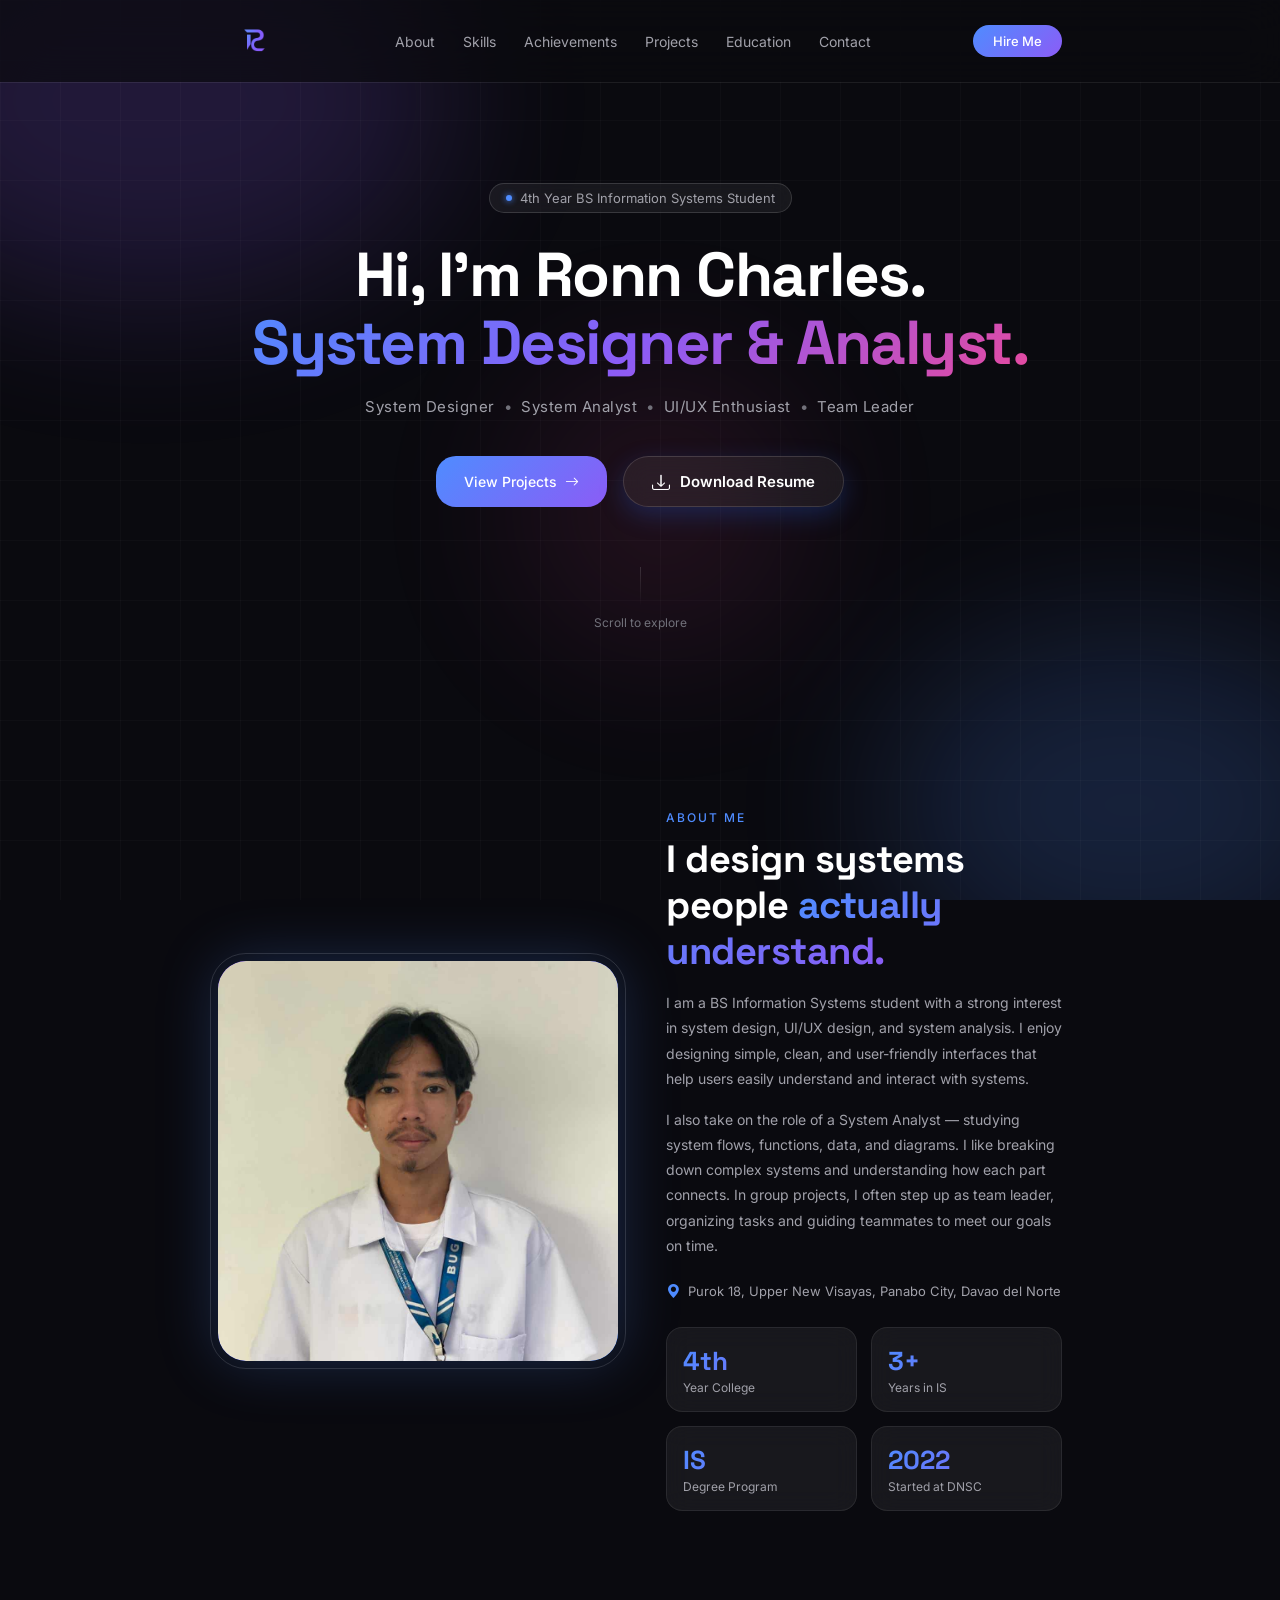
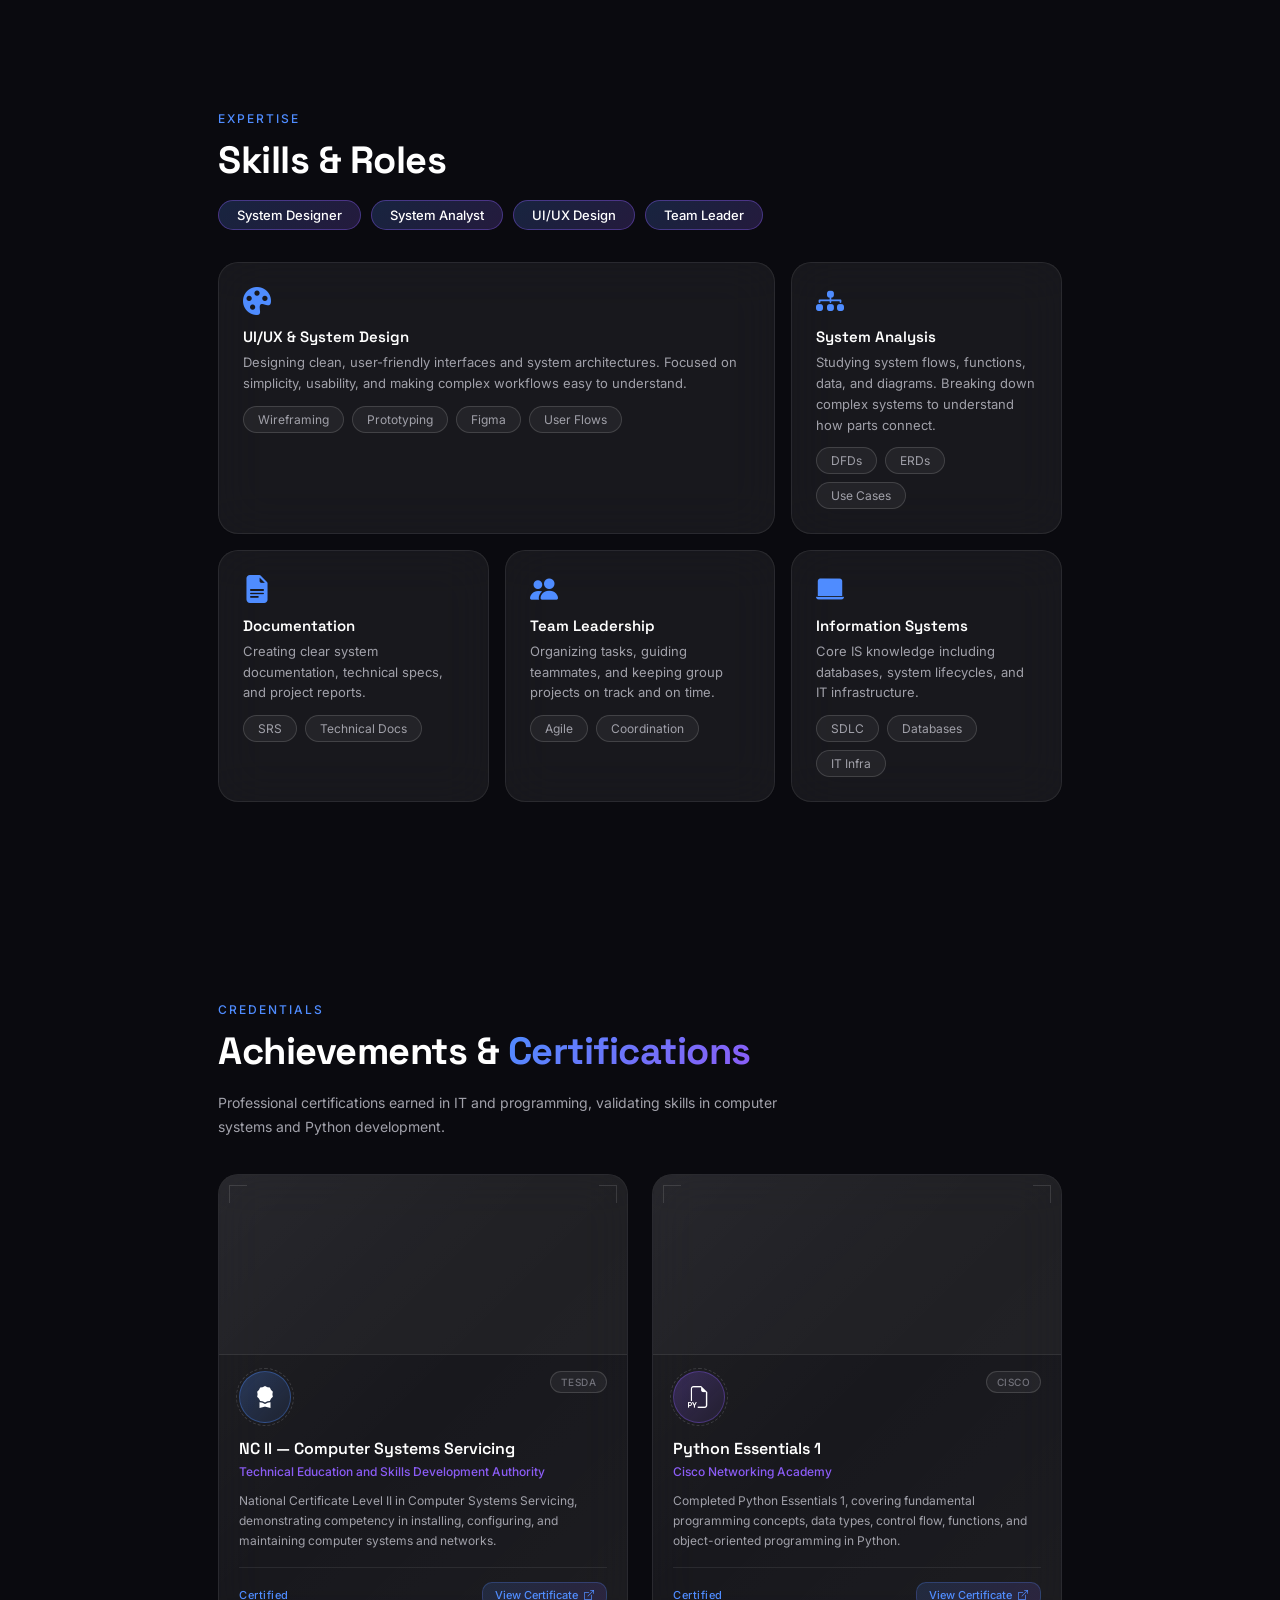
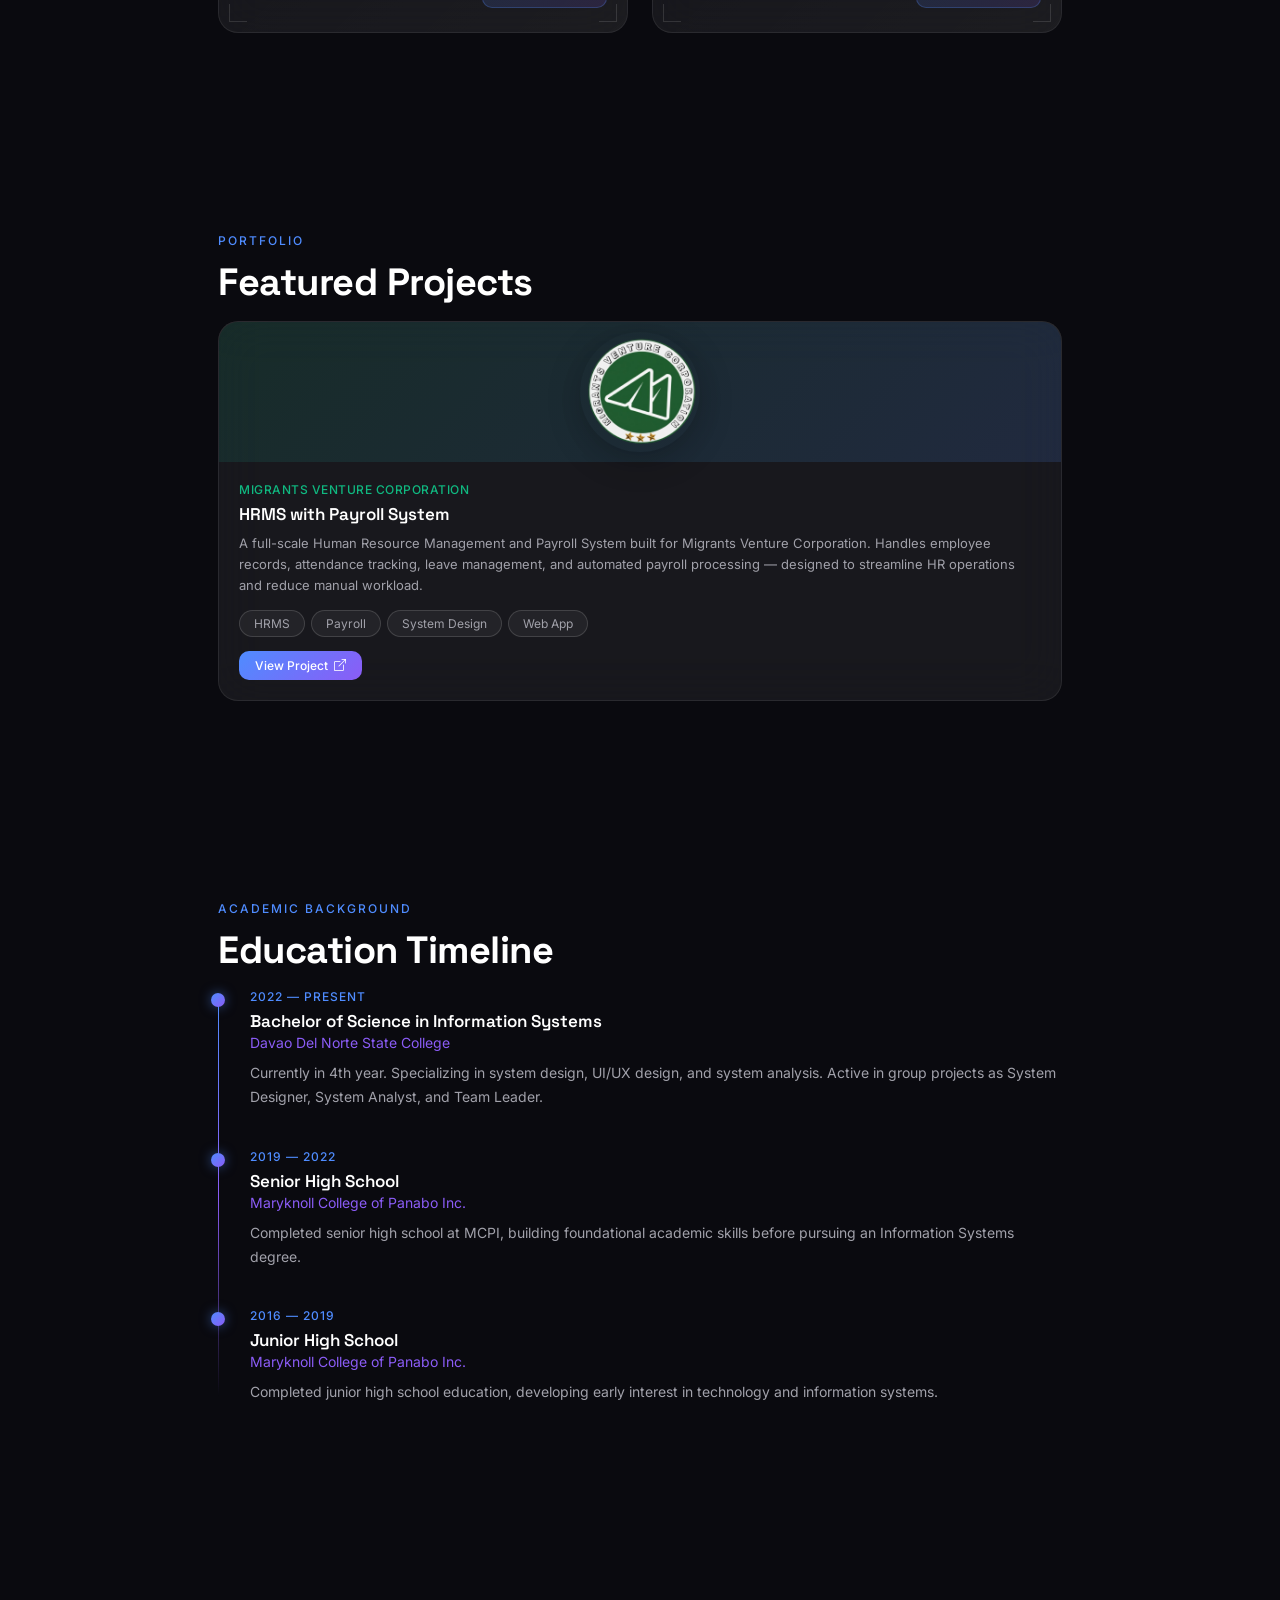
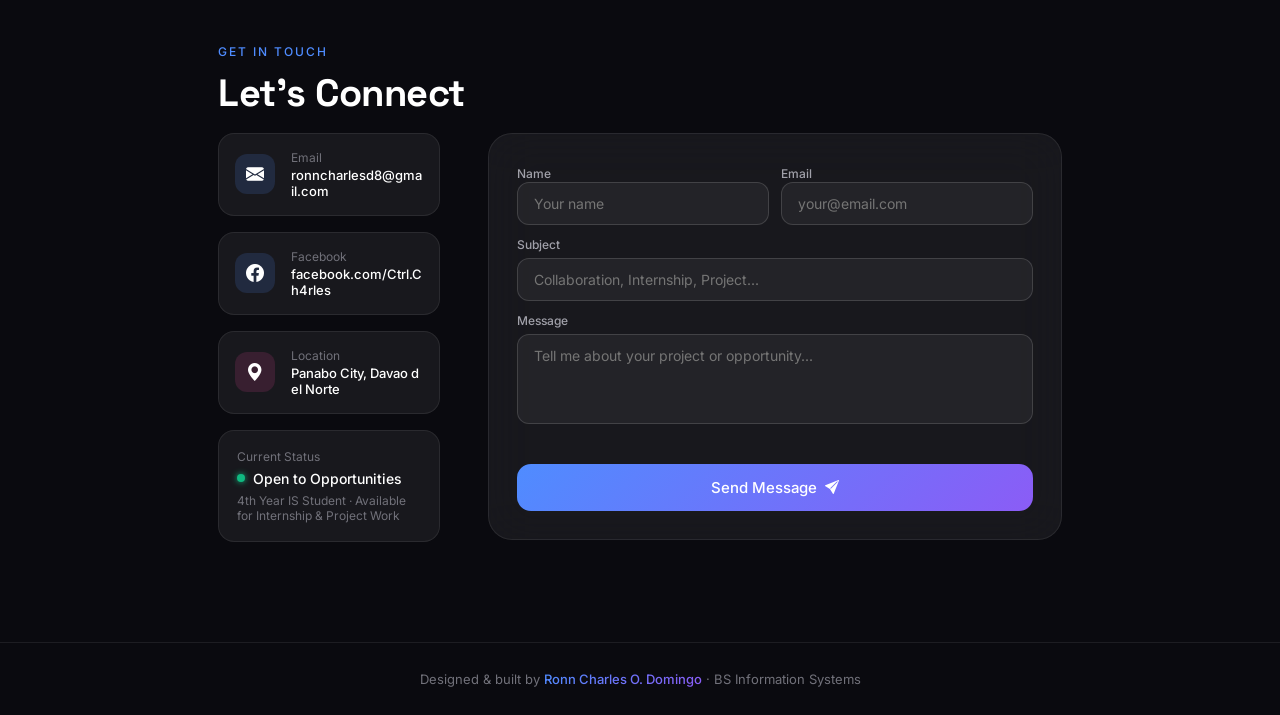
<file: index.html>
<!DOCTYPE html>
<html lang="en">
<head>
  <meta charset="UTF-8">
  <meta name="viewport" content="width=device-width, initial-scale=1.0">
  <meta name="description" content="Ronn Charles O. Domingo — System Designer, Analyst & UI/UX enthusiast. BS Information Systems portfolio.">
  <title>DOMINGO - PORTFOLIO</title>

  <link rel="icon" type="image/png" href="assets/images/Logo.png">
  <link rel="stylesheet" href="https://cdn.jsdelivr.net/npm/bootstrap-icons@1.11.3/font/bootstrap-icons.min.css">
  <link rel="stylesheet" href="css/styles.css">
</head>
<body>

  <!-- Background -->
  <div class="aurora" aria-hidden="true">
    <div class="aurora-blob a1"></div>
    <div class="aurora-blob a2"></div>
    <div class="aurora-blob a3"></div>
  </div>
  <div class="grid-bg" aria-hidden="true"></div>
  <div class="progress-bar" id="pb" role="progressbar" aria-valuemin="0" aria-valuemax="100"></div>

  <!-- Navigation -->
  <nav>
    <div class="wrap">
        <div class="nav-inner">
          <div class="nav-logo">
            <a href="#hero" aria-label="Go to Home Section">
                <img src="assets/images/Logo.png" alt="Ronn Charles O. Domingo Logo">
            </a>
          </div>

            <div class="nav-links">
                <a href="#about">About</a>
                <a href="#skills">Skills</a>
                <a href="#achievements">Achievements</a>
                <a href="#projects">Projects</a>
                <a href="#education">Education</a>
                <a href="#contact">Contact</a>
            </div>

            <button class="nav-btn" type="button" data-scroll="contact">
                Hire Me
            </button>
        </div>
    </div>
  </nav>

  <main>

    <!-- Hero -->
    <section class="hero" id="hero">
      <div class="wrap">
        <div class="hero-badge">
          <div class="badge-dot"></div>
          4th Year BS Information Systems Student
        </div>
        <h1 class="hero-title">
          Hi, I'm Ronn Charles.
          <span class="grad-text">System Designer & Analyst.</span>
        </h1>
        <p class="hero-sub">
          System Designer &nbsp;<span>•</span>&nbsp; System Analyst &nbsp;<span>•</span>&nbsp;
          UI/UX Enthusiast &nbsp;<span>•</span>&nbsp; Team Leader
        </p>
        <div class="hero-btns">
          <button class="btn-primary" type="button" data-scroll="projects">
            View Projects <i class="bi bi-arrow-right" aria-hidden="true"></i>
          </button>
          <!-- <button class="btn-outline" type="button" data-scroll="contact">Get In Touch</button> -->
          <a class="btn-outline resume-btn"
            href="assets/pdf/CV-DOMINGO.pdf"
            download="CV-DOMINGO.pdf"
            rel="noopener">
              <i class="bi bi-download" aria-hidden="true"></i>
              <span>Download Resume</span>
          </a>
        </div>
        <div class="scroll-hint">
          <div class="scroll-line"></div>
          Scroll to explore
        </div>
      </div>
    </section>

    <!-- About -->
    <section class="section" id="about">
      <div class="wrap">
        <div class="about-grid">
          <div class="avatar-wrap">
            <div class="avatar-inner">
              <div class="avatar">
                <img src="assets/images/Profile.jpeg" alt="Ronn Charles O. Domingo">
              </div>
              <div class="avatar-ring" aria-hidden="true"></div>
              <div class="avatar-glow" aria-hidden="true"></div>
            </div>
          </div>
          <div>
            <p class="sec-tag">About me</p>
            <h2 class="sec-title">
              I design systems people <span class="grad-highlight">actually understand.</span>
            </h2>
            <p class="about-text">
              I am a BS Information Systems student with a strong interest in system design, UI/UX design, and system analysis. I enjoy designing simple, clean, and user-friendly interfaces that help users easily understand and interact with systems.
            </p>
            <p class="about-text about-text--spaced">
              I also take on the role of a System Analyst — studying system flows, functions, data, and diagrams. I like breaking down complex systems and understanding how each part connects. In group projects, I often step up as team leader, organizing tasks and guiding teammates to meet our goals on time.
            </p>
            <div class="location-row">
              <i class="bi bi-geo-alt-fill location-icon" aria-hidden="true"></i>
              <span class="location-text">Purok 18, Upper New Visayas, Panabo City, Davao del Norte</span>
            </div>
            <div class="about-stats">
              <div class="stat-card">
                <div class="stat-num">4th</div>
                <div class="stat-lbl">Year College</div>
              </div>
              <div class="stat-card">
                <div class="stat-num">3+</div>
                <div class="stat-lbl">Years in IS</div>
              </div>
              <div class="stat-card">
                <div class="stat-num">IS</div>
                <div class="stat-lbl">Degree Program</div>
              </div>
              <div class="stat-card">
                <div class="stat-num">2022</div>
                <div class="stat-lbl">Started at DNSC</div>
              </div>
            </div>
          </div>
        </div>
      </div>
    </section>

    <!-- Skills -->
    <section class="section" id="skills">
      <div class="wrap">
        <p class="sec-tag">Expertise</p>
        <h2 class="sec-title">Skills & Roles</h2>
        <div class="role-chips">
          <span class="role-chip active">System Designer</span>
          <span class="role-chip active">System Analyst</span>
          <span class="role-chip active">UI/UX Design</span>
          <span class="role-chip active">Team Leader</span>
        </div>
        <div class="bento">
          <div class="bento-card wide">
            <div class="skill-icon"><i class="bi bi-palette-fill" aria-hidden="true"></i></div>
            <div class="skill-name">UI/UX & System Design</div>
            <div class="skill-desc">Designing clean, user-friendly interfaces and system architectures. Focused on simplicity, usability, and making complex workflows easy to understand.</div>
            <div class="tech-pills">
              <span class="pill">Wireframing</span>
              <span class="pill">Prototyping</span>
              <span class="pill">Figma</span>
              <span class="pill">User Flows</span>
            </div>
          </div>
          <div class="bento-card">
            <div class="skill-icon"><i class="bi bi-diagram-3-fill" aria-hidden="true"></i></div>
            <div class="skill-name">System Analysis</div>
            <div class="skill-desc">Studying system flows, functions, data, and diagrams. Breaking down complex systems to understand how parts connect.</div>
            <div class="tech-pills">
              <span class="pill">DFDs</span>
              <span class="pill">ERDs</span>
              <span class="pill">Use Cases</span>
            </div>
          </div>
          <div class="bento-card">
            <div class="skill-icon"><i class="bi bi-file-earmark-text-fill" aria-hidden="true"></i></div>
            <div class="skill-name">Documentation</div>
            <div class="skill-desc">Creating clear system documentation, technical specs, and project reports.</div>
            <div class="tech-pills">
              <span class="pill">SRS</span>
              <span class="pill">Technical Docs</span>
            </div>
          </div>
          <div class="bento-card">
            <div class="skill-icon"><i class="bi bi-people-fill" aria-hidden="true"></i></div>
            <div class="skill-name">Team Leadership</div>
            <div class="skill-desc">Organizing tasks, guiding teammates, and keeping group projects on track and on time.</div>
            <div class="tech-pills">
              <span class="pill">Agile</span>
              <span class="pill">Coordination</span>
            </div>
          </div>
          <div class="bento-card">
            <div class="skill-icon"><i class="bi bi-laptop-fill" aria-hidden="true"></i></div>
            <div class="skill-name">Information Systems</div>
            <div class="skill-desc">Core IS knowledge including databases, system lifecycles, and IT infrastructure.</div>
            <div class="tech-pills">
              <span class="pill">SDLC</span>
              <span class="pill">Databases</span>
              <span class="pill">IT Infra</span>
            </div>
          </div>
        </div>
      </div>
    </section>

    <!-- Achievements -->
    <section class="section" id="achievements">
      <div class="wrap">
        <p class="sec-tag">Credentials</p>
        <h2 class="sec-title">
          Achievements & <span class="grad-highlight">Certifications</span>
        </h2>
        <p class="achievements-intro">
          Professional certifications earned in IT and programming, validating skills in computer systems and Python development.
        </p>
        <div class="certificates-grid">

          <article class="cert-card reveal">
            <div class="cert-glow cert-glow--blue" aria-hidden="true"></div>
            <div class="cert-inner">
              <div class="cert-corner cert-corner--tl" aria-hidden="true"></div>
              <div class="cert-corner cert-corner--tr" aria-hidden="true"></div>
              <div class="cert-corner cert-corner--bl" aria-hidden="true"></div>
              <div class="cert-corner cert-corner--br" aria-hidden="true"></div>
              <div class="cert-preview">
                <iframe src="assets/pdf/NCII.pdf#toolbar=0&navpanes=0&view=FitH" title="NC II Certificate preview" loading="lazy"></iframe>
              </div>
              <div class="cert-header">
                <div class="cert-seal cert-seal--blue">
                  <i class="bi bi-award-fill cert-seal-icon" aria-hidden="true"></i>
                  <div class="cert-seal-ring" aria-hidden="true"></div>
                </div>
                <span class="cert-badge">TESDA</span>
              </div>
              <h3 class="cert-title">NC II — Computer Systems Servicing</h3>
              <p class="cert-issuer">Technical Education and Skills Development Authority</p>
              <p class="cert-desc">
                National Certificate Level II in Computer Systems Servicing, demonstrating competency in installing, configuring, and maintaining computer systems and networks.
              </p>
              <div class="cert-footer">
                <span class="cert-date">Certified</span>
                <a class="cert-link" href="assets/pdf/NCII.pdf" target="_blank" rel="noopener">
                  View Certificate <i class="bi bi-box-arrow-up-right" aria-hidden="true"></i>
                </a>
              </div>
            </div>
          </article>

          <article class="cert-card reveal">
            <div class="cert-glow cert-glow--purple" aria-hidden="true"></div>
            <div class="cert-inner">
              <div class="cert-corner cert-corner--tl" aria-hidden="true"></div>
              <div class="cert-corner cert-corner--tr" aria-hidden="true"></div>
              <div class="cert-corner cert-corner--bl" aria-hidden="true"></div>
              <div class="cert-corner cert-corner--br" aria-hidden="true"></div>
              <div class="cert-preview">
                <iframe src="assets/pdf/Python_Essentials_1_certificate_domingo-ronncharles-dnsc-edu-ph_a7ecc526-c4e8-4297-9c83-a63f1d0201b4.pdf#toolbar=0&navpanes=0&view=FitH" title="Python Essentials 1 Certificate preview" loading="lazy"></iframe>
              </div>
              <div class="cert-header">
                <div class="cert-seal cert-seal--purple">
                  <i class="bi bi-filetype-py cert-seal-icon" aria-hidden="true"></i>
                  <div class="cert-seal-ring" aria-hidden="true"></div>
                </div>
                <span class="cert-badge">Cisco</span>
              </div>
              <h3 class="cert-title">Python Essentials 1</h3>
              <p class="cert-issuer">Cisco Networking Academy</p>
              <p class="cert-desc">
                Completed Python Essentials 1, covering fundamental programming concepts, data types, control flow, functions, and object-oriented programming in Python.
              </p>
              <div class="cert-footer">
                <span class="cert-date">Certified</span>
                <a class="cert-link" href="assets/pdf/Python_Essentials_1_certificate_domingo-ronncharles-dnsc-edu-ph_a7ecc526-c4e8-4297-9c83-a63f1d0201b4.pdf" target="_blank" rel="noopener">
                  View Certificate <i class="bi bi-box-arrow-up-right" aria-hidden="true"></i>
                </a>
              </div>
            </div>
          </article>

        </div>
      </div>
    </section>

    <!-- Projects -->
    <section class="section" id="projects">
      <div class="wrap">
        <p class="sec-tag">Portfolio</p>
        <h2 class="sec-title">Featured Projects</h2>
        <div class="projects-grid">
          <article class="proj-card proj-card--featured">
            <div class="proj-preview proj-preview--logo">
              <img src="assets/images/company-logo.png" alt="Migrants Venture Corporation logo" class="proj-logo">
            </div>
            <div class="proj-body">
              <p class="proj-client">Migrants Venture Corporation</p>
              <h3 class="proj-title">HRMS with Payroll System</h3>
              <p class="proj-desc">
                A full-scale Human Resource Management and Payroll System built for Migrants Venture Corporation. Handles employee records, attendance tracking, leave management, and automated payroll processing — designed to streamline HR operations and reduce manual workload.
              </p>
              <div class="proj-stack">
                <span class="pill">HRMS</span>
                <span class="pill">Payroll</span>
                <span class="pill">System Design</span>
                <span class="pill">Web App</span>
              </div>
              <div class="proj-btns">
                <a class="pbtn primary" href="https://mvc-rose.vercel.app/" target="_blank" rel="noopener noreferrer">
                  View Project <i class="bi bi-box-arrow-up-right" aria-hidden="true"></i>
                </a>
              </div>
            </div>
          </article>
        </div>
      </div>
    </section>

    <!-- Education -->
    <section class="section" id="education">
      <div class="wrap">
        <p class="sec-tag">Academic Background</p>
        <h2 class="sec-title">Education Timeline</h2>
        <div class="timeline">
          <div class="tl-item">
            <div class="tl-dot" aria-hidden="true"></div>
            <p class="tl-year">2022 — PRESENT</p>
            <h3 class="tl-role">Bachelor of Science in Information Systems</h3>
            <p class="tl-company">Davao Del Norte State College</p>
            <p class="tl-desc">Currently in 4th year. Specializing in system design, UI/UX design, and system analysis. Active in group projects as System Designer, System Analyst, and Team Leader.</p>
          </div>
          <div class="tl-item">
            <div class="tl-dot" aria-hidden="true"></div>
            <p class="tl-year">2019 — 2022</p>
            <h3 class="tl-role">Senior High School</h3>
            <p class="tl-company">Maryknoll College of Panabo Inc.</p>
            <p class="tl-desc">Completed senior high school at MCPI, building foundational academic skills before pursuing an Information Systems degree.</p>
          </div>
          <div class="tl-item">
            <div class="tl-dot" aria-hidden="true"></div>
            <p class="tl-year">2016 — 2019</p>
            <h3 class="tl-role">Junior High School</h3>
            <p class="tl-company">Maryknoll College of Panabo Inc.</p>
            <p class="tl-desc">Completed junior high school education, developing early interest in technology and information systems.</p>
          </div>
        </div>
      </div>
    </section>

<!-- Contact -->
<section class="section" id="contact">
  <div class="wrap">
    <p class="sec-tag">Get In Touch</p>
    <h2 class="sec-title">Let's Connect</h2>

    <div class="contact-grid">

      <div class="contact-info">
        <div class="c-item">
          <div class="c-ico blue">
            <i class="bi bi-envelope-fill"></i>
          </div>
          <div>
            <div class="c-label">Email</div>
            <div class="c-val">ronncharlesd8@gmail.com</div>
          </div>
        </div>

        <div class="c-item">
          <div class="c-ico blue">
            <i class="bi bi-facebook"></i>
          </div>
          <div>
            <div class="c-label">Facebook</div>
            <div class="c-val">facebook.com/Ctrl.Ch4rles</div>
          </div>
        </div>

        <div class="c-item">
          <div class="c-ico pink">
            <i class="bi bi-geo-alt-fill"></i>
          </div>
          <div>
            <div class="c-label">Location</div>
            <div class="c-val">Panabo City, Davao del Norte</div>
          </div>
        </div>

        <div class="status-card">
          <div class="status-label">Current Status</div>
          <div class="status-row">
            <div class="status-dot"></div>
            <span class="status-text">Open to Opportunities</span>
          </div>
          <p class="status-note">
            4th Year IS Student · Available for Internship & Project Work
          </p>
        </div>
      </div>

      <form class="glass-form" id="contact-form">

        <!-- Web3Forms Access Key -->
        <input
          type="hidden"
          name="access_key"
          value="4f29e8db-8adf-4c56-85b9-1f265ca3ee6b"
        >

        <!-- Honeypot -->
        <input
          type="checkbox"
          name="botcheck"
          class="hidden"
          style="display:none;"
        >

        <div class="form-row">
          <div>
            <label for="name">Name</label>
            <input
              id="name"
              name="name"
              type="text"
              placeholder="Your name"
              required
            >
          </div>

          <div>
            <label for="email">Email</label>
            <input
              id="email"
              name="email"
              type="email"
              placeholder="your@email.com"
              required
            >
          </div>
        </div>

        <div class="form-group">
          <label for="subject">Subject</label>
          <input
            id="subject"
            name="subject"
            type="text"
            placeholder="Collaboration, Internship, Project..."
            required
          >
        </div>

        <div class="form-group">
          <label for="message">Message</label>
          <textarea
            id="message"
            name="message"
            rows="6"
            placeholder="Tell me about your project or opportunity..."
            required
          ></textarea>
        </div>

        <p id="form-status" class="form-status"></p>

        <button type="submit" class="send-btn">
          <span class="send-btn-text">Send Message</span>
          <i class="bi bi-send-fill send-btn-icon"></i>
        </button>

      </form>

    </div>
  </div>
</section>

  </main>

  <footer>
    <div class="wrap">
      <p>Designed & built by <span>Ronn Charles O. Domingo</span> · BS Information Systems</p>
    </div>
  </footer>

  <script src="js/main.js"></script>
</body>
</html>
</file>
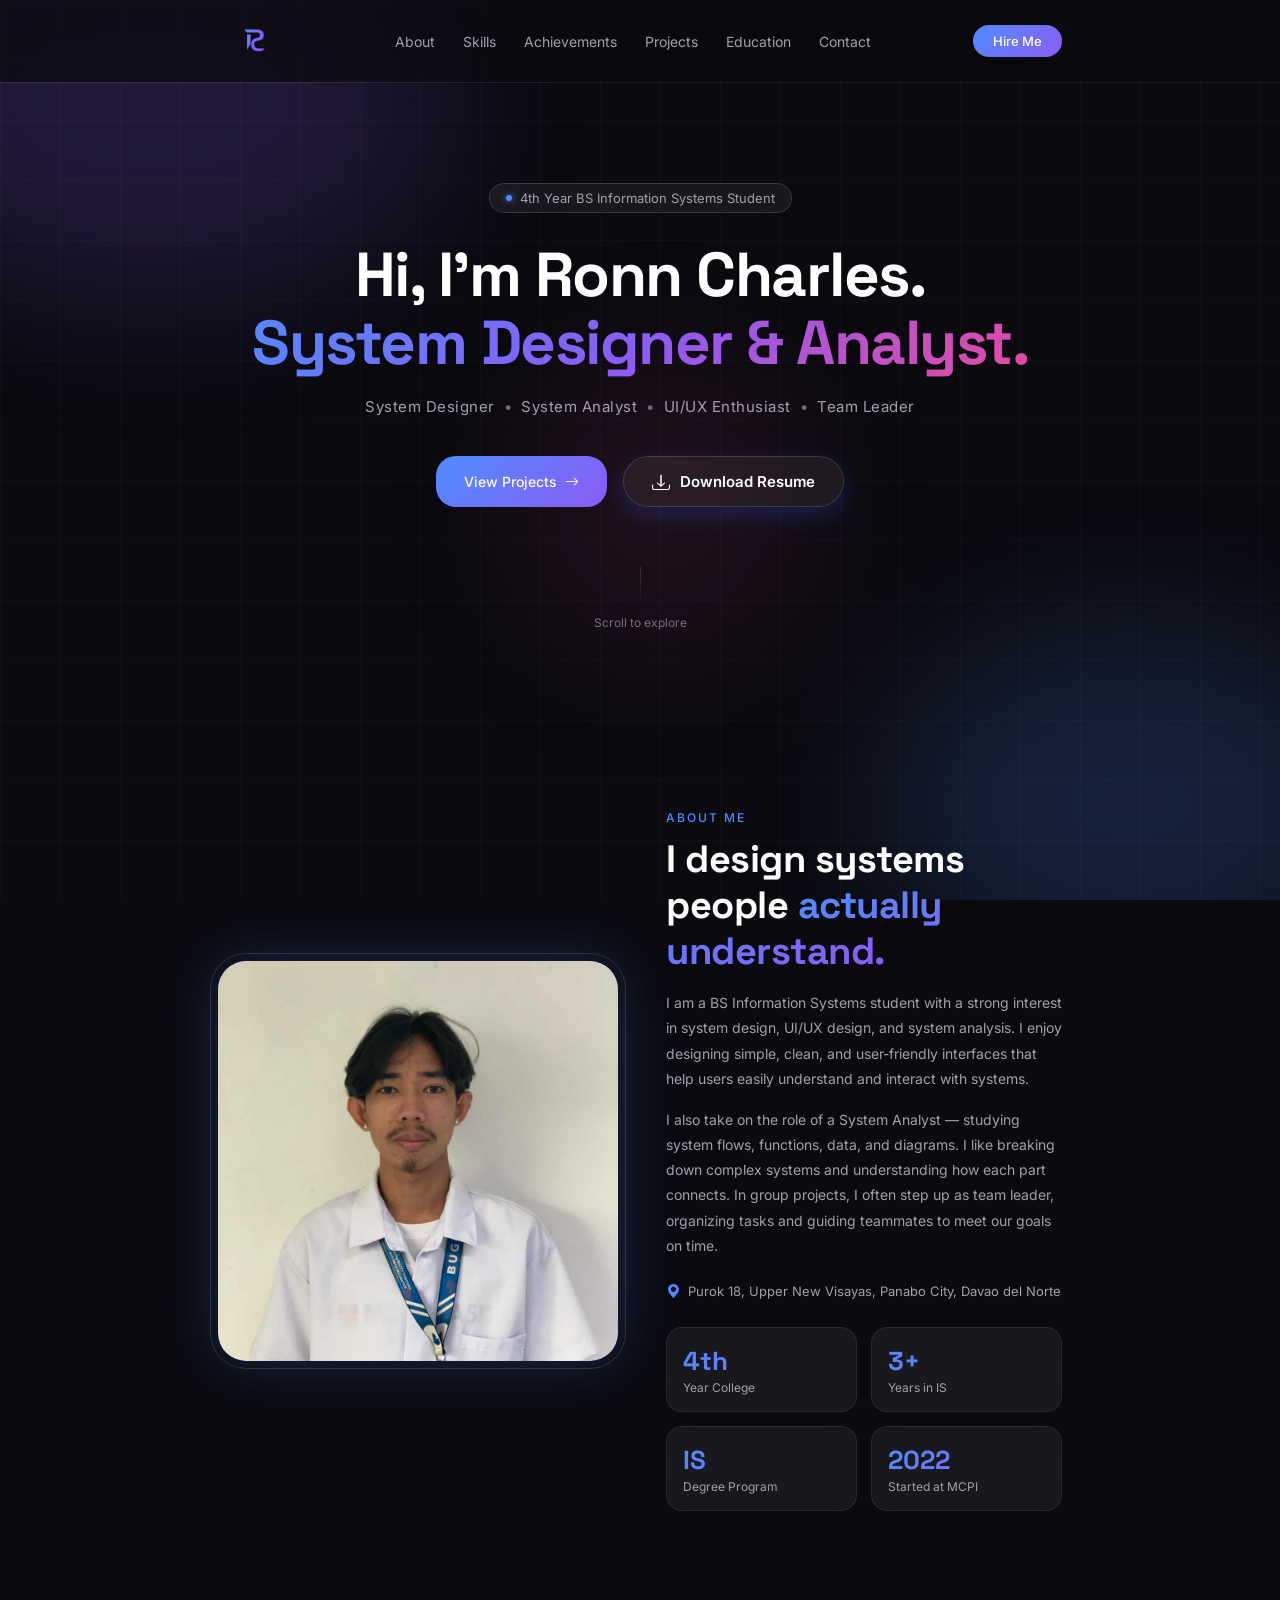
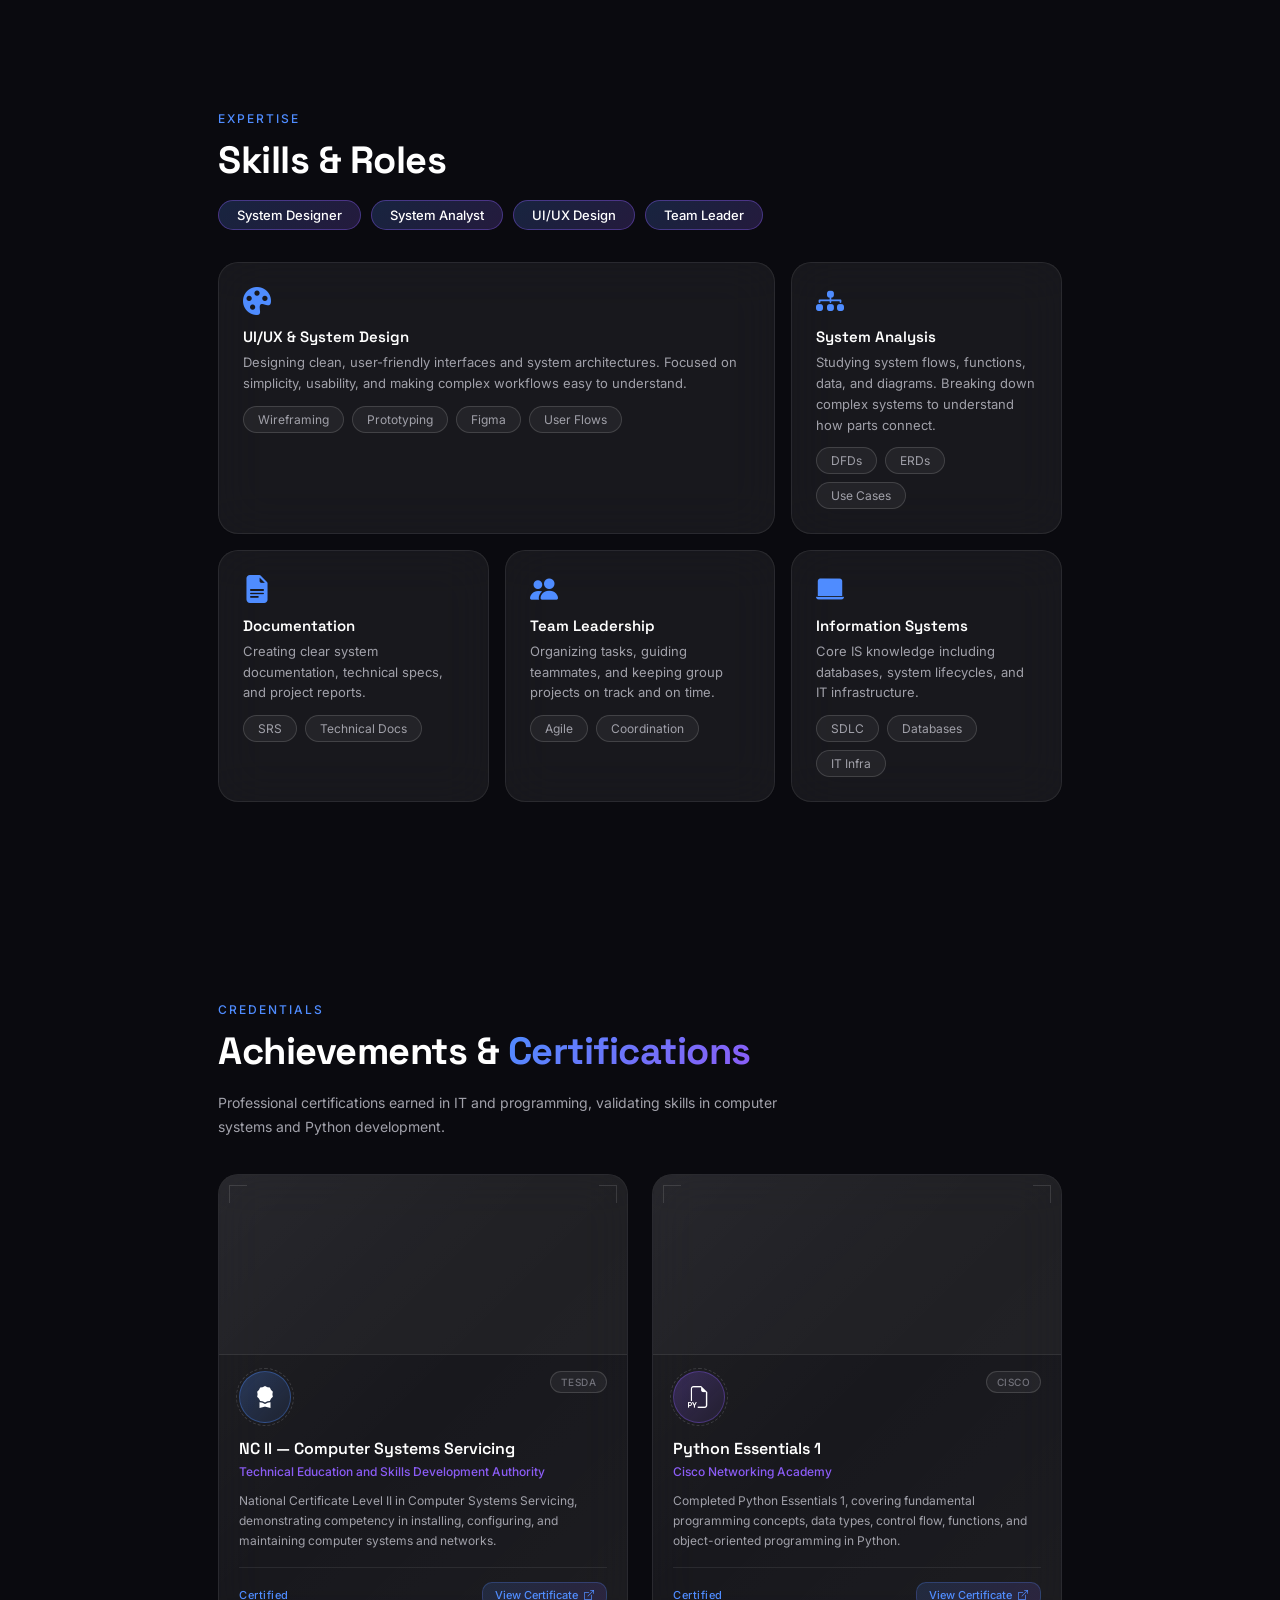
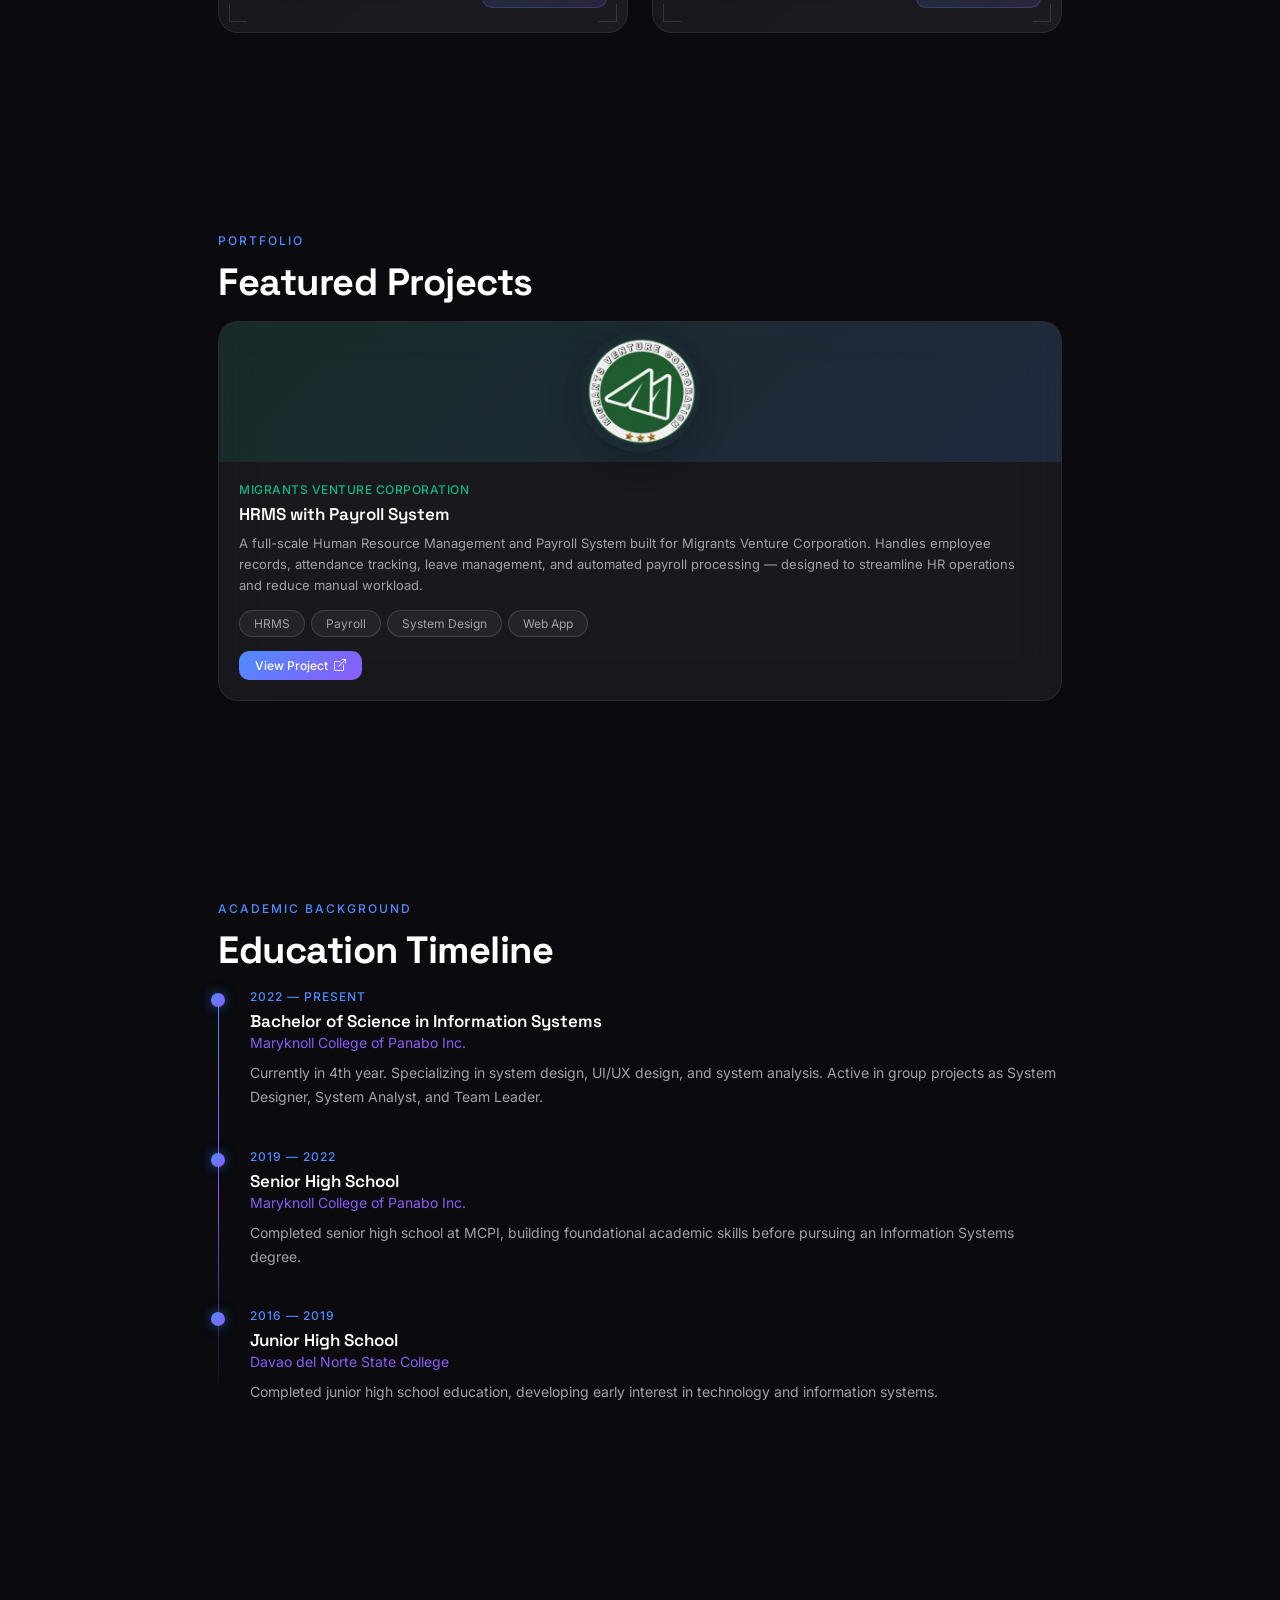
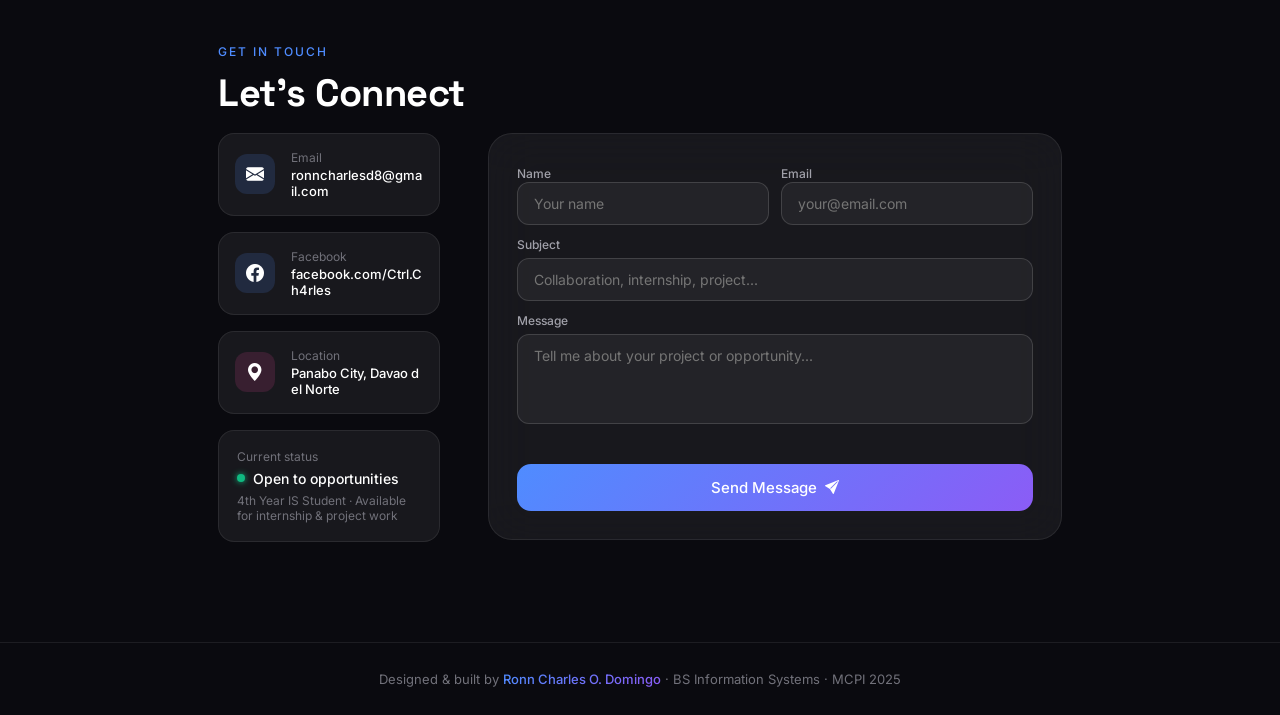
<file: ronn_charles_portfolio.html>
<!DOCTYPE html>
<html lang="en">
<head>
  <meta charset="UTF-8">
  <meta name="viewport" content="width=device-width, initial-scale=1.0">
  <meta name="description" content="Ronn Charles O. Domingo — System Designer, Analyst & UI/UX enthusiast. BS Information Systems portfolio.">
  <title>DOMINGO - PORTFOLIO</title>

  <link rel="icon" type="image/png" href="assets/images/Logo.png">
  <link rel="stylesheet" href="https://cdn.jsdelivr.net/npm/bootstrap-icons@1.11.3/font/bootstrap-icons.min.css">
  <link rel="stylesheet" href="css/styles.css">
</head>
<body>

  <!-- Background -->
  <div class="aurora" aria-hidden="true">
    <div class="aurora-blob a1"></div>
    <div class="aurora-blob a2"></div>
    <div class="aurora-blob a3"></div>
  </div>
  <div class="grid-bg" aria-hidden="true"></div>
  <div class="progress-bar" id="pb" role="progressbar" aria-valuemin="0" aria-valuemax="100"></div>

  <!-- Navigation -->
  <nav>
    <div class="wrap">
        <div class="nav-inner">
          <div class="nav-logo">
            <a href="#hero" aria-label="Go to Home Section">
                <img src="assets/images/Logo.png" alt="Ronn Charles O. Domingo Logo">
            </a>
          </div>

            <div class="nav-links">
                <a href="#about">About</a>
                <a href="#skills">Skills</a>
                <a href="#achievements">Achievements</a>
                <a href="#projects">Projects</a>
                <a href="#education">Education</a>
                <a href="#contact">Contact</a>
            </div>

            <button class="nav-btn" type="button" data-scroll="contact">
                Hire Me
            </button>
        </div>
    </div>
  </nav>

  <main>

    <!-- Hero -->
    <section class="hero" id="hero">
      <div class="wrap">
        <div class="hero-badge">
          <div class="badge-dot"></div>
          4th Year BS Information Systems Student
        </div>
        <h1 class="hero-title">
          Hi, I'm Ronn Charles.
          <span class="grad-text">System Designer & Analyst.</span>
        </h1>
        <p class="hero-sub">
          System Designer &nbsp;<span>•</span>&nbsp; System Analyst &nbsp;<span>•</span>&nbsp;
          UI/UX Enthusiast &nbsp;<span>•</span>&nbsp; Team Leader
        </p>
        <div class="hero-btns">
          <button class="btn-primary" type="button" data-scroll="projects">
            View Projects <i class="bi bi-arrow-right" aria-hidden="true"></i>
          </button>
          <!-- <button class="btn-outline" type="button" data-scroll="contact">Get In Touch</button> -->
          <a class="btn-outline resume-btn"
            href="assets/pdf/CV-DOMINGO.pdf"
            download="CV-DOMINGO.pdf"
            rel="noopener">
              <i class="bi bi-download" aria-hidden="true"></i>
              <span>Download Resume</span>
          </a>
        </div>
        <div class="scroll-hint">
          <div class="scroll-line"></div>
          Scroll to explore
        </div>
      </div>
    </section>

    <!-- About -->
    <section class="section" id="about">
      <div class="wrap">
        <div class="about-grid">
          <div class="avatar-wrap">
            <div class="avatar-inner">
              <div class="avatar">
                <img src="assets/images/Profile.jpeg" alt="Ronn Charles O. Domingo">
              </div>
              <div class="avatar-ring" aria-hidden="true"></div>
              <div class="avatar-glow" aria-hidden="true"></div>
            </div>
          </div>
          <div>
            <p class="sec-tag">About me</p>
            <h2 class="sec-title">
              I design systems people <span class="grad-highlight">actually understand.</span>
            </h2>
            <p class="about-text">
              I am a BS Information Systems student with a strong interest in system design, UI/UX design, and system analysis. I enjoy designing simple, clean, and user-friendly interfaces that help users easily understand and interact with systems.
            </p>
            <p class="about-text about-text--spaced">
              I also take on the role of a System Analyst — studying system flows, functions, data, and diagrams. I like breaking down complex systems and understanding how each part connects. In group projects, I often step up as team leader, organizing tasks and guiding teammates to meet our goals on time.
            </p>
            <div class="location-row">
              <i class="bi bi-geo-alt-fill location-icon" aria-hidden="true"></i>
              <span class="location-text">Purok 18, Upper New Visayas, Panabo City, Davao del Norte</span>
            </div>
            <div class="about-stats">
              <div class="stat-card">
                <div class="stat-num">4th</div>
                <div class="stat-lbl">Year College</div>
              </div>
              <div class="stat-card">
                <div class="stat-num">3+</div>
                <div class="stat-lbl">Years in IS</div>
              </div>
              <div class="stat-card">
                <div class="stat-num">IS</div>
                <div class="stat-lbl">Degree Program</div>
              </div>
              <div class="stat-card">
                <div class="stat-num">2022</div>
                <div class="stat-lbl">Started at MCPI</div>
              </div>
            </div>
          </div>
        </div>
      </div>
    </section>

    <!-- Skills -->
    <section class="section" id="skills">
      <div class="wrap">
        <p class="sec-tag">Expertise</p>
        <h2 class="sec-title">Skills & Roles</h2>
        <div class="role-chips">
          <span class="role-chip active">System Designer</span>
          <span class="role-chip active">System Analyst</span>
          <span class="role-chip active">UI/UX Design</span>
          <span class="role-chip active">Team Leader</span>
        </div>
        <div class="bento">
          <div class="bento-card wide">
            <div class="skill-icon"><i class="bi bi-palette-fill" aria-hidden="true"></i></div>
            <div class="skill-name">UI/UX & System Design</div>
            <div class="skill-desc">Designing clean, user-friendly interfaces and system architectures. Focused on simplicity, usability, and making complex workflows easy to understand.</div>
            <div class="tech-pills">
              <span class="pill">Wireframing</span>
              <span class="pill">Prototyping</span>
              <span class="pill">Figma</span>
              <span class="pill">User Flows</span>
            </div>
          </div>
          <div class="bento-card">
            <div class="skill-icon"><i class="bi bi-diagram-3-fill" aria-hidden="true"></i></div>
            <div class="skill-name">System Analysis</div>
            <div class="skill-desc">Studying system flows, functions, data, and diagrams. Breaking down complex systems to understand how parts connect.</div>
            <div class="tech-pills">
              <span class="pill">DFDs</span>
              <span class="pill">ERDs</span>
              <span class="pill">Use Cases</span>
            </div>
          </div>
          <div class="bento-card">
            <div class="skill-icon"><i class="bi bi-file-earmark-text-fill" aria-hidden="true"></i></div>
            <div class="skill-name">Documentation</div>
            <div class="skill-desc">Creating clear system documentation, technical specs, and project reports.</div>
            <div class="tech-pills">
              <span class="pill">SRS</span>
              <span class="pill">Technical Docs</span>
            </div>
          </div>
          <div class="bento-card">
            <div class="skill-icon"><i class="bi bi-people-fill" aria-hidden="true"></i></div>
            <div class="skill-name">Team Leadership</div>
            <div class="skill-desc">Organizing tasks, guiding teammates, and keeping group projects on track and on time.</div>
            <div class="tech-pills">
              <span class="pill">Agile</span>
              <span class="pill">Coordination</span>
            </div>
          </div>
          <div class="bento-card">
            <div class="skill-icon"><i class="bi bi-laptop-fill" aria-hidden="true"></i></div>
            <div class="skill-name">Information Systems</div>
            <div class="skill-desc">Core IS knowledge including databases, system lifecycles, and IT infrastructure.</div>
            <div class="tech-pills">
              <span class="pill">SDLC</span>
              <span class="pill">Databases</span>
              <span class="pill">IT Infra</span>
            </div>
          </div>
        </div>
      </div>
    </section>

    <!-- Achievements -->
    <section class="section" id="achievements">
      <div class="wrap">
        <p class="sec-tag">Credentials</p>
        <h2 class="sec-title">
          Achievements & <span class="grad-highlight">Certifications</span>
        </h2>
        <p class="achievements-intro">
          Professional certifications earned in IT and programming, validating skills in computer systems and Python development.
        </p>
        <div class="certificates-grid">

          <article class="cert-card reveal">
            <div class="cert-glow cert-glow--blue" aria-hidden="true"></div>
            <div class="cert-inner">
              <div class="cert-corner cert-corner--tl" aria-hidden="true"></div>
              <div class="cert-corner cert-corner--tr" aria-hidden="true"></div>
              <div class="cert-corner cert-corner--bl" aria-hidden="true"></div>
              <div class="cert-corner cert-corner--br" aria-hidden="true"></div>
              <div class="cert-preview">
                <iframe src="assets/pdf/NCII.pdf#toolbar=0&navpanes=0&view=FitH" title="NC II Certificate preview" loading="lazy"></iframe>
              </div>
              <div class="cert-header">
                <div class="cert-seal cert-seal--blue">
                  <i class="bi bi-award-fill cert-seal-icon" aria-hidden="true"></i>
                  <div class="cert-seal-ring" aria-hidden="true"></div>
                </div>
                <span class="cert-badge">TESDA</span>
              </div>
              <h3 class="cert-title">NC II — Computer Systems Servicing</h3>
              <p class="cert-issuer">Technical Education and Skills Development Authority</p>
              <p class="cert-desc">
                National Certificate Level II in Computer Systems Servicing, demonstrating competency in installing, configuring, and maintaining computer systems and networks.
              </p>
              <div class="cert-footer">
                <span class="cert-date">Certified</span>
                <a class="cert-link" href="assets/pdf/NCII.pdf" target="_blank" rel="noopener">
                  View Certificate <i class="bi bi-box-arrow-up-right" aria-hidden="true"></i>
                </a>
              </div>
            </div>
          </article>

          <article class="cert-card reveal">
            <div class="cert-glow cert-glow--purple" aria-hidden="true"></div>
            <div class="cert-inner">
              <div class="cert-corner cert-corner--tl" aria-hidden="true"></div>
              <div class="cert-corner cert-corner--tr" aria-hidden="true"></div>
              <div class="cert-corner cert-corner--bl" aria-hidden="true"></div>
              <div class="cert-corner cert-corner--br" aria-hidden="true"></div>
              <div class="cert-preview">
                <iframe src="assets/pdf/Python_Essentials_1_certificate_domingo-ronncharles-dnsc-edu-ph_a7ecc526-c4e8-4297-9c83-a63f1d0201b4.pdf#toolbar=0&navpanes=0&view=FitH" title="Python Essentials 1 Certificate preview" loading="lazy"></iframe>
              </div>
              <div class="cert-header">
                <div class="cert-seal cert-seal--purple">
                  <i class="bi bi-filetype-py cert-seal-icon" aria-hidden="true"></i>
                  <div class="cert-seal-ring" aria-hidden="true"></div>
                </div>
                <span class="cert-badge">Cisco</span>
              </div>
              <h3 class="cert-title">Python Essentials 1</h3>
              <p class="cert-issuer">Cisco Networking Academy</p>
              <p class="cert-desc">
                Completed Python Essentials 1, covering fundamental programming concepts, data types, control flow, functions, and object-oriented programming in Python.
              </p>
              <div class="cert-footer">
                <span class="cert-date">Certified</span>
                <a class="cert-link" href="assets/pdf/Python_Essentials_1_certificate_domingo-ronncharles-dnsc-edu-ph_a7ecc526-c4e8-4297-9c83-a63f1d0201b4.pdf" target="_blank" rel="noopener">
                  View Certificate <i class="bi bi-box-arrow-up-right" aria-hidden="true"></i>
                </a>
              </div>
            </div>
          </article>

        </div>
      </div>
    </section>

    <!-- Projects -->
    <section class="section" id="projects">
      <div class="wrap">
        <p class="sec-tag">Portfolio</p>
        <h2 class="sec-title">Featured Projects</h2>
        <div class="projects-grid">
          <article class="proj-card proj-card--featured">
            <div class="proj-preview proj-preview--logo">
              <img src="assets/images/company-logo.png" alt="Migrants Venture Corporation logo" class="proj-logo">
            </div>
            <div class="proj-body">
              <p class="proj-client">Migrants Venture Corporation</p>
              <h3 class="proj-title">HRMS with Payroll System</h3>
              <p class="proj-desc">
                A full-scale Human Resource Management and Payroll System built for Migrants Venture Corporation. Handles employee records, attendance tracking, leave management, and automated payroll processing — designed to streamline HR operations and reduce manual workload.
              </p>
              <div class="proj-stack">
                <span class="pill">HRMS</span>
                <span class="pill">Payroll</span>
                <span class="pill">System Design</span>
                <span class="pill">Web App</span>
              </div>
              <div class="proj-btns">
                <a class="pbtn primary" href="https://mvc-rose.vercel.app/" target="_blank" rel="noopener noreferrer">
                  View Project <i class="bi bi-box-arrow-up-right" aria-hidden="true"></i>
                </a>
              </div>
            </div>
          </article>
        </div>
      </div>
    </section>

    <!-- Education -->
    <section class="section" id="education">
      <div class="wrap">
        <p class="sec-tag">Academic Background</p>
        <h2 class="sec-title">Education Timeline</h2>
        <div class="timeline">
          <div class="tl-item">
            <div class="tl-dot" aria-hidden="true"></div>
            <p class="tl-year">2022 — PRESENT</p>
            <h3 class="tl-role">Bachelor of Science in Information Systems</h3>
            <p class="tl-company">Maryknoll College of Panabo Inc.</p>
            <p class="tl-desc">Currently in 4th year. Specializing in system design, UI/UX design, and system analysis. Active in group projects as System Designer, System Analyst, and Team Leader.</p>
          </div>
          <div class="tl-item">
            <div class="tl-dot" aria-hidden="true"></div>
            <p class="tl-year">2019 — 2022</p>
            <h3 class="tl-role">Senior High School</h3>
            <p class="tl-company">Maryknoll College of Panabo Inc.</p>
            <p class="tl-desc">Completed senior high school at MCPI, building foundational academic skills before pursuing an Information Systems degree.</p>
          </div>
          <div class="tl-item">
            <div class="tl-dot" aria-hidden="true"></div>
            <p class="tl-year">2016 — 2019</p>
            <h3 class="tl-role">Junior High School</h3>
            <p class="tl-company">Davao del Norte State College</p>
            <p class="tl-desc">Completed junior high school education, developing early interest in technology and information systems.</p>
          </div>
        </div>
      </div>
    </section>

    <!-- Contact -->
    <section class="section" id="contact">
      <div class="wrap">
        <p class="sec-tag">Get In Touch</p>
        <h2 class="sec-title">Let's Connect</h2>
        <div class="contact-grid">
          <div class="contact-info">
            <div class="c-item">
              <div class="c-ico blue"><i class="bi bi-envelope-fill" aria-hidden="true"></i></div>
              <div>
                <div class="c-label">Email</div>
                <div class="c-val">ronncharlesd8@gmail.com</div>
              </div>
            </div>
            <div class="c-item">
              <div class="c-ico blue"><i class="bi bi-facebook" aria-hidden="true"></i></div>
              <div>
                <div class="c-label">Facebook</div>
                <div class="c-val">facebook.com/Ctrl.Ch4rles</div>
              </div>
            </div>
            <div class="c-item">
              <div class="c-ico pink"><i class="bi bi-geo-alt-fill" aria-hidden="true"></i></div>
              <div>
                <div class="c-label">Location</div>
                <div class="c-val">Panabo City, Davao del Norte</div>
              </div>
            </div>
            <div class="status-card">
              <div class="status-label">Current status</div>
              <div class="status-row">
                <div class="status-dot" aria-hidden="true"></div>
                <span class="status-text">Open to opportunities</span>
              </div>
              <p class="status-note">4th Year IS Student · Available for internship & project work</p>
            </div>
          </div>
          <form class="glass-form" id="contact-form" novalidate>
            <input type="hidden" name="access_key" value="4f29e8db-8adf-4c56-85b9-1f265ca3ee6b">
            <input type="checkbox" name="botcheck" class="botcheck" tabindex="-1" autocomplete="off">
            <div class="form-row">
              <div>
                <label for="name">Name</label>
                <input id="name" name="name" type="text" placeholder="Your name" autocomplete="name" required>
              </div>
              <div>
                <label for="email">Email</label>
                <input id="email" name="email" type="email" placeholder="your@email.com" autocomplete="email" required>
              </div>
            </div>
            <div class="form-group">
              <label for="subject">Subject</label>
              <input id="subject" name="subject" type="text" placeholder="Collaboration, internship, project..." required>
            </div>
            <div class="form-group">
              <label for="message">Message</label>
              <textarea id="message" name="message" placeholder="Tell me about your project or opportunity..." required></textarea>
            </div>
            <p class="form-status" id="form-status" role="status" aria-live="polite"></p>
            <button class="send-btn" type="submit">
              <span class="send-btn-text">Send Message</span>
              <i class="bi bi-send-fill send-btn-icon" aria-hidden="true"></i>
            </button>
          </form>
        </div>
      </div>
    </section>

  </main>

  <footer>
    <div class="wrap">
      <p>Designed & built by <span>Ronn Charles O. Domingo</span> · BS Information Systems · MCPI 2025</p>
    </div>
  </footer>

  <script src="js/main.js"></script>
</body>
</html>
</file>
<file: css/styles.css>
@import url('https://fonts.googleapis.com/css2?family=Space+Grotesk:wght@400;500;600;700&family=Inter:wght@400;500&display=swap');

/* ── Reset & variables ───────────────────────────────────── */
* {
  margin: 0;
  padding: 0;
  box-sizing: border-box;
}

:root {
  --bg: #0A0A0F;
  --bg2: #12131A;
  --card: rgba(255, 255, 255, 0.06);
  --blue: #4F8CFF;
  --purple: #8B5CF6;
  --pink: #EC4899;
  --tp: #FFFFFF;
  --ts: #A1A1AA;
  --tm: #71717A;
  --border: rgba(255, 255, 255, 0.08);
  --border2: rgba(255, 255, 255, 0.14);
  --green: #10B981;
}

body {
  background: var(--bg);
  color: var(--tp);
  font-family: 'Inter', sans-serif;
  min-height: 100vh;
  overflow-x: hidden;
}

/* ── Background effects ──────────────────────────────────── */
.aurora {
  position: fixed;
  inset: 0;
  pointer-events: none;
  z-index: 0;
  overflow: hidden;
}

.aurora-blob {
  position: absolute;
  border-radius: 50%;
  filter: blur(80px);
  opacity: 0.18;
  animation: drift 12s ease-in-out infinite alternate;
}

.a1 {
  width: 600px;
  height: 400px;
  top: -100px;
  left: -150px;
  background: var(--purple);
  animation-delay: 0s;
}

.a2 {
  width: 500px;
  height: 350px;
  bottom: -80px;
  right: -100px;
  background: var(--blue);
  animation-delay: -4s;
}

.a3 {
  width: 300px;
  height: 300px;
  top: 40%;
  left: 40%;
  background: var(--pink);
  animation-delay: -8s;
  opacity: 0.1;
}

@keyframes drift {
  0% { transform: translate(0, 0) scale(1); }
  100% { transform: translate(40px, 30px) scale(1.1); }
}

.grid-bg {
  position: fixed;
  inset: 0;
  pointer-events: none;
  z-index: 0;
  background-image:
    linear-gradient(rgba(255, 255, 255, 0.025) 1px, transparent 1px),
    linear-gradient(90deg, rgba(255, 255, 255, 0.025) 1px, transparent 1px);
  background-size: 60px 60px;
}

.wrap {
  position: relative;
  z-index: 1;
  max-width: 900px;
  margin: 0 auto;
  padding: 0 28px;
}

.progress-bar {
  position: fixed;
  top: 0;
  left: 0;
  height: 2px;
  background: linear-gradient(90deg, var(--blue), var(--purple), var(--pink));
  z-index: 200;
  transition: width 0.1s;
}

/* ── Navigation ──────────────────────────────────────────── */
nav {
  position: sticky;
  top: 0;
  z-index: 100;
  padding: 16px 0;
  border-bottom: 1px solid var(--border);
}

nav::before {
  content: '';
  position: absolute;
  inset: 0;
  backdrop-filter: blur(20px);
  background: rgba(10, 10, 15, 0.7);
  z-index: -1;
}

.nav-inner {
  display: flex;
  align-items: center;
  justify-content: space-between;
}

.nav-logo img {
  height: 50px;
  width: auto;
  display: block;
}

.nav-links {
  display: flex;
  gap: 28px;
}

.nav-links a {
  font-size: 14px;
  color: var(--ts);
  text-decoration: none;
  cursor: pointer;
  transition: color 0.2s;
}

.nav-links a:hover {
  color: var(--tp);
}

.nav-btn {
  padding: 8px 20px;
  border-radius: 20px;
  background: linear-gradient(135deg, var(--blue), var(--purple));
  border: none;
  color: #fff;
  font-size: 13px;
  font-weight: 500;
  cursor: pointer;
  font-family: 'Inter', sans-serif;
}

/* ── Hero ────────────────────────────────────────────────── */
.hero {
  padding: 100px 0 80px;
  text-align: center;
}

.hero-badge {
  display: inline-flex;
  align-items: center;
  gap: 8px;
  padding: 6px 16px;
  border-radius: 20px;
  border: 1px solid var(--border2);
  background: var(--card);
  backdrop-filter: blur(12px);
  font-size: 13px;
  color: var(--ts);
  margin-bottom: 28px;
}

.badge-dot {
  width: 6px;
  height: 6px;
  border-radius: 50%;
  background: var(--blue);
  box-shadow: 0 0 6px var(--blue);
}

.hero-title {
  font-family: 'Space Grotesk', sans-serif;
  font-size: clamp(34px, 6vw, 62px);
  font-weight: 700;
  line-height: 1.1;
  margin-bottom: 20px;
  letter-spacing: -1.5px;
}

.grad-text {
  background: linear-gradient(135deg, var(--blue) 0%, var(--purple) 50%, var(--pink) 100%);
  -webkit-background-clip: text;
  -webkit-text-fill-color: transparent;
  display: block;
}

.grad-highlight {
  background: linear-gradient(135deg, var(--blue), var(--purple));
  -webkit-background-clip: text;
  -webkit-text-fill-color: transparent;
}

.hero-sub {
  font-size: 15px;
  color: var(--ts);
  margin-bottom: 40px;
  letter-spacing: 0.5px;
}

.hero-sub span {
  color: var(--tm);
}

.hero-btns {
  display: flex;
  gap: 16px;
  justify-content: center;
  flex-wrap: wrap;
}

.btn-primary {
  padding: 13px 28px;
  border-radius: 20px;
  background: linear-gradient(135deg, var(--blue), var(--purple));
  border: none;
  color: #fff;
  font-size: 14px;
  font-weight: 500;
  cursor: pointer;
  font-family: 'Inter', sans-serif;
  transition: opacity 0.2s;
  display: inline-flex;
  align-items: center;
  gap: 8px;
}

.btn-primary:hover {
  opacity: 0.85;
}

.btn-outline {
  padding: 13px 28px;
  border-radius: 20px;
  background: var(--card);
  border: 1px solid var(--border2);
  color: var(--tp);
  font-size: 14px;
  font-weight: 500;
  cursor: pointer;
  font-family: 'Inter', sans-serif;
  backdrop-filter: blur(12px);
  transition: border-color 0.2s;
  display: inline-flex;
  align-items: center;
  gap: 8px;
  text-decoration: none;
}

.btn-outline:hover {
  border-color: rgba(255, 255, 255, 0.3);
}

.scroll-hint {
  margin-top: 60px;
  display: flex;
  flex-direction: column;
  align-items: center;
  gap: 8px;
  color: var(--tm);
  font-size: 12px;
}

.scroll-line {
  width: 1px;
  height: 40px;
  background: linear-gradient(to bottom, var(--border2), transparent);
}

.resume-btn {
  display: inline-flex;
  align-items: center;
  gap: 10px;
  padding: 14px 28px;
  border-radius: 50px;
  text-decoration: none;
  font-weight: 600;
  font-size: 15px;
  color: #fff;
  /* background: linear-gradient(135deg, #2563eb, #7c3aed); */
  box-shadow: 0 8px 25px rgba(37, 99, 235, 0.25);
  transition: all 0.35s ease;
  position: relative;
  overflow: hidden;
}

.resume-btn::before {
  content: "";
  position: absolute;
  top: 0;
  left: -120%;
  width: 100%;
  height: 100%;
  background: rgba(255, 255, 255, 0.2);
  transform: skewX(-25deg);
  transition: left 0.6s ease;
}

.resume-btn:hover::before {
  left: 120%;
}

.resume-btn:hover {
  transform: translateY(-4px);
  box-shadow: 0 15px 35px rgba(37, 99, 235, 0.35);
}

.resume-btn i {
  font-size: 1.1rem;
  transition: transform 0.3s ease;
}

.resume-btn:hover i {
  transform: translateY(2px);
}

.resume-btn:active {
  transform: translateY(-1px);
}

/* ── Sections ────────────────────────────────────────────── */
.section {
  padding: 100px 0;
}

.sec-tag {
  font-size: 12px;
  color: var(--blue);
  letter-spacing: 2px;
  text-transform: uppercase;
  margin-bottom: 12px;
  font-weight: 500;
}

.sec-title {
  font-family: 'Space Grotesk', sans-serif;
  font-size: clamp(26px, 4vw, 38px);
  font-weight: 700;
  line-height: 1.2;
  margin-bottom: 16px;
  letter-spacing: -0.5px;
}

/* ── About ───────────────────────────────────────────────── */
.about-grid {
  display: grid;
  grid-template-columns: 1fr 1.6fr;
  gap: 48px;
  align-items: center;
}

.avatar-wrap {
  position: relative;
  display: flex;
  justify-content: center;
}

.avatar-inner {
  position: relative;
  display: inline-block;
}

.avatar {
  width: 400px;
  height: 400px;
  border-radius: 28px;
  background: linear-gradient(135deg, var(--purple), var(--blue));
  display: flex;
  align-items: center;
  justify-content: center;
  font-size: 72px;
  position: relative;
  overflow: hidden;
}

.avatar img {
  width: 100%;
  height: 100%;
  object-fit: cover;
  border-radius: 28px;
}

.avatar-ring {
  position: absolute;
  inset: -8px;
  border-radius: 36px;
  border: 1px solid var(--border2);
}

.avatar-glow {
  position: absolute;
  inset: 0;
  border-radius: 28px;
  box-shadow: 0 0 60px rgba(79, 140, 255, 0.25);
}

.about-text {
  font-size: 14px;
  color: var(--ts);
  line-height: 1.8;
  margin-bottom: 16px;
}

.about-text--spaced {
  margin-bottom: 24px;
}

.location-row {
  display: flex;
  align-items: center;
  gap: 8px;
  margin-bottom: 8px;
}

.location-icon,
.location-text {
  font-size: 13px;
}

.location-icon {
  color: var(--blue);
  font-size: 14px;
  flex-shrink: 0;
}

.location-text {
  color: var(--ts);
}

.about-stats {
  display: grid;
  grid-template-columns: 1fr 1fr;
  gap: 14px;
  margin-top: 28px;
}

.stat-card {
  padding: 16px;
  border-radius: 16px;
  background: var(--card);
  border: 1px solid var(--border);
  backdrop-filter: blur(12px);
}

.stat-num {
  font-family: 'Space Grotesk', sans-serif;
  font-size: 26px;
  font-weight: 700;
  background: linear-gradient(135deg, var(--blue), var(--purple));
  -webkit-background-clip: text;
  -webkit-text-fill-color: transparent;
}

.stat-lbl {
  font-size: 12px;
  color: var(--ts);
  margin-top: 2px;
}

/* ── Skills ──────────────────────────────────────────────── */
.role-chips {
  display: flex;
  gap: 10px;
  flex-wrap: wrap;
  margin-bottom: 32px;
}

.role-chip {
  padding: 6px 18px;
  border-radius: 20px;
  font-size: 13px;
  font-weight: 500;
  border: 1px solid var(--border2);
  background: var(--card);
  color: var(--ts);
}

.role-chip.active {
  background: linear-gradient(135deg, rgba(79, 140, 255, 0.2), rgba(139, 92, 246, 0.2));
  border-color: rgba(139, 92, 246, 0.4);
  color: var(--tp);
}

.bento {
  display: grid;
  grid-template-columns: repeat(3, 1fr);
  gap: 16px;
}

.bento-card {
  padding: 24px;
  border-radius: 20px;
  background: var(--card);
  border: 1px solid var(--border);
  backdrop-filter: blur(24px);
  transition: border-color 0.3s, transform 0.2s;
}

.bento-card:hover {
  border-color: var(--border2);
  transform: translateY(-3px);
}

.bento-card.wide {
  grid-column: span 2;
}

.skill-icon {
  font-size: 28px;
  margin-bottom: 12px;
  color: var(--blue);
  line-height: 1;
}

.skill-icon .bi {
  display: block;
}

.skill-name {
  font-family: 'Space Grotesk', sans-serif;
  font-size: 15px;
  font-weight: 600;
  margin-bottom: 6px;
}

.skill-desc {
  font-size: 13px;
  color: var(--ts);
  line-height: 1.6;
}

.tech-pills {
  display: flex;
  flex-wrap: wrap;
  gap: 8px;
  margin-top: 12px;
}

.pill {
  padding: 5px 14px;
  border-radius: 20px;
  font-size: 12px;
  background: rgba(255, 255, 255, 0.05);
  border: 1px solid var(--border2);
  color: var(--ts);
}

/* ── Achievements / Certificates ─────────────────────────── */
.achievements-intro {
  font-size: 14px;
  color: var(--ts);
  line-height: 1.7;
  max-width: 560px;
  margin-bottom: 36px;
}

.certificates-grid {
  display: grid;
  grid-template-columns: repeat(2, 1fr);
  gap: 24px;
}

.cert-card {
  position: relative;
  border-radius: 20px;
  transition: transform 0.4s cubic-bezier(0.34, 1.56, 0.64, 1);
}

.cert-card:hover {
  transform: translateY(-6px);
}

.cert-glow {
  position: absolute;
  inset: -1px;
  border-radius: 21px;
  opacity: 0;
  transition: opacity 0.4s;
  z-index: 0;
}

.cert-glow--blue {
  background: linear-gradient(135deg, rgba(79, 140, 255, 0.4), rgba(139, 92, 246, 0.2));
}

.cert-glow--purple {
  background: linear-gradient(135deg, rgba(139, 92, 246, 0.4), rgba(236, 72, 153, 0.2));
}

.cert-glow--pink {
  background: linear-gradient(135deg, rgba(236, 72, 153, 0.35), rgba(79, 140, 255, 0.2));
}

.cert-card:hover .cert-glow {
  opacity: 1;
}

.cert-inner {
  position: relative;
  z-index: 1;
  padding: 24px 20px;
  border-radius: 20px;
  background: var(--card);
  border: 1px solid var(--border);
  backdrop-filter: blur(24px);
  overflow: hidden;
  transition: border-color 0.3s, box-shadow 0.4s;
  min-height: 100%;
  display: flex;
  flex-direction: column;
}

.cert-card:hover .cert-inner {
  border-color: var(--border2);
  box-shadow: 0 12px 40px rgba(79, 140, 255, 0.1);
}

.cert-inner::before {
  content: '';
  position: absolute;
  inset: 0;
  background: linear-gradient(
    135deg,
    rgba(255, 255, 255, 0.04) 0%,
    transparent 50%,
    rgba(255, 255, 255, 0.02) 100%
  );
  pointer-events: none;
}

.cert-corner {
  position: absolute;
  width: 18px;
  height: 18px;
  border-color: rgba(255, 255, 255, 0.12);
  border-style: solid;
  pointer-events: none;
  transition: border-color 0.3s;
}

.cert-corner--tl { top: 10px; left: 10px; border-width: 1px 0 0 1px; }
.cert-corner--tr { top: 10px; right: 10px; border-width: 1px 1px 0 0; }
.cert-corner--bl { bottom: 10px; left: 10px; border-width: 0 0 1px 1px; }
.cert-corner--br { bottom: 10px; right: 10px; border-width: 0 1px 1px 0; }

.cert-card:hover .cert-corner {
  border-color: rgba(79, 140, 255, 0.35);
}

.cert-preview {
  position: relative;
  height: 180px;
  margin: -24px -20px 16px;
  border-bottom: 1px solid var(--border);
  background: rgba(255, 255, 255, 0.03);
  overflow: hidden;
}

.cert-preview iframe {
  width: 100%;
  height: 100%;
  border: none;
  pointer-events: none;
}

.cert-header {
  display: flex;
  align-items: flex-start;
  justify-content: space-between;
  margin-bottom: 16px;
}

.cert-seal {
  position: relative;
  width: 52px;
  height: 52px;
  border-radius: 50%;
  display: flex;
  align-items: center;
  justify-content: center;
  animation: sealFloat 4s ease-in-out infinite;
}

.cert-seal--blue {
  background: linear-gradient(135deg, rgba(79, 140, 255, 0.25), rgba(79, 140, 255, 0.08));
  border: 1px solid rgba(79, 140, 255, 0.35);
}

.cert-seal--purple {
  background: linear-gradient(135deg, rgba(139, 92, 246, 0.25), rgba(139, 92, 246, 0.08));
  border: 1px solid rgba(139, 92, 246, 0.35);
  animation-delay: -1.3s;
}

.cert-seal--pink {
  background: linear-gradient(135deg, rgba(236, 72, 153, 0.25), rgba(236, 72, 153, 0.08));
  border: 1px solid rgba(236, 72, 153, 0.35);
  animation-delay: -2.6s;
}

.cert-seal-icon {
  font-size: 22px;
  position: relative;
  z-index: 1;
  line-height: 1;
}

.cert-seal-ring {
  position: absolute;
  inset: -4px;
  border-radius: 50%;
  border: 1px dashed rgba(255, 255, 255, 0.15);
  animation: sealSpin 12s linear infinite;
}

@keyframes sealFloat {
  0%, 100% { transform: translateY(0); }
  50% { transform: translateY(-4px); }
}

@keyframes sealSpin {
  from { transform: rotate(0deg); }
  to { transform: rotate(360deg); }
}

.cert-badge {
  padding: 4px 10px;
  border-radius: 12px;
  font-size: 10px;
  font-weight: 500;
  letter-spacing: 0.5px;
  text-transform: uppercase;
  background: rgba(255, 255, 255, 0.05);
  border: 1px solid var(--border2);
  color: var(--tm);
}

.cert-title {
  font-family: 'Space Grotesk', sans-serif;
  font-size: 16px;
  font-weight: 600;
  line-height: 1.3;
  margin-bottom: 4px;
}

.cert-issuer {
  font-size: 12px;
  color: var(--purple);
  margin-bottom: 12px;
  font-weight: 500;
}

.cert-desc {
  font-size: 12px;
  color: var(--ts);
  line-height: 1.65;
  flex: 1;
  margin-bottom: 16px;
}

.cert-footer {
  display: flex;
  align-items: center;
  justify-content: space-between;
  gap: 8px;
  padding-top: 14px;
  border-top: 1px solid var(--border);
}

.cert-date {
  font-size: 11px;
  color: var(--blue);
  font-weight: 500;
  letter-spacing: 0.5px;
}

.cert-tag {
  padding: 4px 10px;
  border-radius: 10px;
  font-size: 10px;
  background: rgba(79, 140, 255, 0.1);
  border: 1px solid rgba(79, 140, 255, 0.2);
  color: var(--blue);
}

.cert-link {
  display: inline-flex;
  align-items: center;
  gap: 6px;
  padding: 5px 12px;
  border-radius: 10px;
  font-size: 11px;
  font-weight: 500;
  text-decoration: none;
  background: linear-gradient(135deg, rgba(79, 140, 255, 0.15), rgba(139, 92, 246, 0.15));
  border: 1px solid rgba(79, 140, 255, 0.25);
  color: var(--blue);
  transition: background 0.2s, border-color 0.2s, transform 0.2s;
}

.cert-link:hover {
  background: linear-gradient(135deg, rgba(79, 140, 255, 0.25), rgba(139, 92, 246, 0.25));
  border-color: rgba(79, 140, 255, 0.4);
  transform: translateY(-1px);
}

.cert-link .bi {
  font-size: 10px;
}

/* Scroll reveal */
.reveal {
  opacity: 0;
  transform: translateY(28px);
  transition: opacity 0.7s ease, transform 0.7s cubic-bezier(0.34, 1.2, 0.64, 1);
}

.reveal.is-visible {
  opacity: 1;
  transform: translateY(0);
}

.reveal:nth-child(2) { transition-delay: 0.15s; }

/* ── Projects ────────────────────────────────────────────── */
.projects-grid {
  display: grid;
  grid-template-columns: repeat(2, 1fr);
  gap: 24px;
}

.proj-card {
  border-radius: 20px;
  background: var(--card);
  border: 1px solid var(--border);
  backdrop-filter: blur(24px);
  overflow: hidden;
  transition: border-color 0.3s, transform 0.2s, box-shadow 0.3s;
}

.proj-card:hover {
  border-color: rgba(79, 140, 255, 0.3);
  transform: translateY(-4px);
  box-shadow: 0 0 40px rgba(79, 140, 255, 0.12);
}

.proj-preview {
  height: 140px;
  display: flex;
  align-items: center;
  justify-content: center;
  font-size: 38px;
  color: var(--tp);
}

.proj-preview .bi {
  opacity: 0.9;
}

.proj-preview.p1 {
  background: linear-gradient(135deg, rgba(79, 140, 255, 0.25), rgba(139, 92, 246, 0.25));
}

.proj-preview.p2 {
  background: linear-gradient(135deg, rgba(139, 92, 246, 0.25), rgba(236, 72, 153, 0.25));
}

.proj-preview.p3 {
  background: linear-gradient(135deg, rgba(16, 185, 129, 0.25), rgba(79, 140, 255, 0.25));
}

.proj-body {
  padding: 20px;
}

.proj-card--featured {
  grid-column: span 2;
}

.proj-preview--logo {
  background: linear-gradient(135deg, rgba(16, 185, 129, 0.12), rgba(79, 140, 255, 0.15));
  padding: 24px;
}

.proj-logo {
  width: 120px;
  height: 120px;
  object-fit: contain;
  border-radius: 50%;
  /* background: #fff; */
  padding: 2px;
  box-shadow: 0 8px 32px rgba(0, 0, 0, 0.25);
  transition: transform 0.3s ease;
}

.proj-card:hover .proj-logo {
  transform: scale(1.05);
}

.proj-client {
  font-size: 12px;
  color: var(--green);
  font-weight: 500;
  letter-spacing: 0.5px;
  text-transform: uppercase;
  margin-bottom: 6px;
}

.proj-title {
  font-family: 'Space Grotesk', sans-serif;
  font-size: 17px;
  font-weight: 600;
  margin-bottom: 8px;
}

.proj-desc {
  font-size: 13px;
  color: var(--ts);
  line-height: 1.6;
  margin-bottom: 14px;
}

.proj-stack {
  display: flex;
  flex-wrap: wrap;
  gap: 6px;
  margin-bottom: 14px;
}

.proj-btns {
  display: flex;
  gap: 10px;
}

.pbtn {
  padding: 7px 16px;
  border-radius: 10px;
  font-size: 12px;
  font-weight: 500;
  cursor: pointer;
  font-family: 'Inter', sans-serif;
  text-decoration: none;
  border: 1px solid var(--border2);
  background: transparent;
  color: var(--tp);
  transition: background 0.2s;
  display: inline-flex;
  align-items: center;
  gap: 6px;
}

.pbtn:hover {
  background: var(--card);
}

.pbtn.primary {
  background: linear-gradient(135deg, var(--blue), var(--purple));
  border: none;
}

/* ── Education timeline ──────────────────────────────────── */
.timeline {
  position: relative;
  padding-left: 32px;
}

.timeline::before {
  content: '';
  position: absolute;
  left: 0;
  top: 8px;
  bottom: 8px;
  width: 1px;
  background: linear-gradient(to bottom, var(--blue), var(--purple), transparent);
}

.tl-item {
  position: relative;
  margin-bottom: 40px;
}

.tl-dot {
  position: absolute;
  left: -39px;
  top: 4px;
  width: 14px;
  height: 14px;
  border-radius: 50%;
  background: linear-gradient(135deg, var(--blue), var(--purple));
  box-shadow: 0 0 12px rgba(79, 140, 255, 0.5);
}

.tl-year {
  font-size: 12px;
  color: var(--blue);
  font-weight: 500;
  letter-spacing: 1px;
  margin-bottom: 6px;
}

.tl-role {
  font-family: 'Space Grotesk', sans-serif;
  font-size: 17px;
  font-weight: 600;
  margin-bottom: 2px;
}

.tl-company {
  font-size: 14px;
  color: var(--purple);
  margin-bottom: 10px;
}

.tl-desc {
  font-size: 14px;
  color: var(--ts);
  line-height: 1.7;
}

/* ── Contact ─────────────────────────────────────────────── */
.contact-grid {
  display: grid;
  grid-template-columns: 1fr 1.4fr;
  gap: 48px;
  align-items: start;
}

.contact-info {
  display: flex;
  flex-direction: column;
  gap: 16px;
}

.c-item {
  display: flex;
  align-items: center;
  gap: 16px;
  padding: 16px;
  border-radius: 16px;
  background: var(--card);
  border: 1px solid var(--border);
}

.c-ico {
  width: 40px;
  height: 40px;
  border-radius: 12px;
  display: flex;
  align-items: center;
  justify-content: center;
  font-size: 18px;
  flex-shrink: 0;
  line-height: 1;
}

.c-ico.blue { background: rgba(79, 140, 255, 0.15); }
.c-ico.purple { background: rgba(139, 92, 246, 0.15); }
.c-ico.pink { background: rgba(236, 72, 153, 0.15); }

.c-label {
  font-size: 12px;
  color: var(--tm);
  margin-bottom: 2px;
}

.c-val {
  font-size: 13px;
  font-weight: 500;
  word-break: break-all;
}

.status-card {
  padding: 18px;
  border-radius: 16px;
  background: var(--card);
  border: 1px solid var(--border);
}

.status-label {
  font-size: 12px;
  color: var(--tm);
  margin-bottom: 6px;
}

.status-row {
  display: flex;
  align-items: center;
  gap: 8px;
}

.status-dot {
  width: 8px;
  height: 8px;
  border-radius: 50%;
  background: var(--green);
  box-shadow: 0 0 6px var(--green);
}

.status-text {
  font-size: 14px;
  font-weight: 500;
}

.status-note {
  font-size: 12px;
  color: var(--tm);
  margin-top: 6px;
}

.glass-form {
  background: var(--card);
  border: 1px solid var(--border);
  border-radius: 24px;
  padding: 28px;
  backdrop-filter: blur(24px);
}

.form-row {
  display: grid;
  grid-template-columns: 1fr 1fr;
  gap: 12px;
  margin-bottom: 12px;
}

.form-group {
  display: flex;
  flex-direction: column;
  gap: 6px;
  margin-bottom: 12px;
}

label {
  font-size: 12px;
  color: var(--ts);
  font-weight: 500;
}

input,
textarea {
  background: rgba(255, 255, 255, 0.05);
  border: 1px solid var(--border2);
  border-radius: 12px;
  padding: 12px 16px;
  color: var(--tp);
  font-size: 14px;
  font-family: 'Inter', sans-serif;
  outline: none;
  transition: border-color 0.2s;
  resize: none;
}

input:focus,
textarea:focus {
  border-color: rgba(79, 140, 255, 0.5);
}

textarea {
  height: 90px;
}

.send-btn {
  width: 100%;
  padding: 14px;
  border-radius: 14px;
  background: linear-gradient(135deg, var(--blue), var(--purple));
  border: none;
  color: #fff;
  font-size: 15px;
  font-weight: 500;
  cursor: pointer;
  font-family: 'Inter', sans-serif;
  margin-top: 4px;
  transition: opacity 0.2s;
  display: inline-flex;
  align-items: center;
  justify-content: center;
  gap: 8px;
}

.send-btn:disabled {
  opacity: 0.7;
  cursor: not-allowed;
}

.send-btn.is-loading {
  opacity: 0.85;
}

.send-btn-icon {
  font-size: 14px;
}

.botcheck {
  display: none;
}

.form-status {
  font-size: 13px;
  min-height: 20px;
  margin-bottom: 4px;
}

.form-status.is-success {
  color: var(--green);
}

.form-status.is-error {
  color: #F87171;
}

.send-btn:hover {
  opacity: 0.85;
}

.send-btn.is-sent {
  background: linear-gradient(135deg, #10B981, #059669);
}

/* ── Footer ──────────────────────────────────────────────── */
footer {
  border-top: 1px solid var(--border);
  padding: 28px 0;
  text-align: center;
  color: var(--tm);
  font-size: 13px;
}

footer span {
  background: linear-gradient(135deg, var(--blue), var(--purple));
  -webkit-background-clip: text;
  -webkit-text-fill-color: transparent;
  font-weight: 500;
}

/* ── Responsive ──────────────────────────────────────────── */
@media (max-width: 640px) {
  .about-grid,
  .contact-grid {
    grid-template-columns: 1fr;
  }

  .bento {
    grid-template-columns: 1fr 1fr;
  }

  .bento-card.wide {
    grid-column: span 2;
  }

  .certificates-grid {
    grid-template-columns: 1fr;
  }

  .projects-grid {
    grid-template-columns: 1fr;
  }

  .proj-card--featured {
    grid-column: span 1;
  }

  .proj-logo {
    width: 100px;
    height: 100px;
  }

  .form-row {
    grid-template-columns: 1fr;
  }

  .nav-links {
    display: none;
  }
}
</file>
